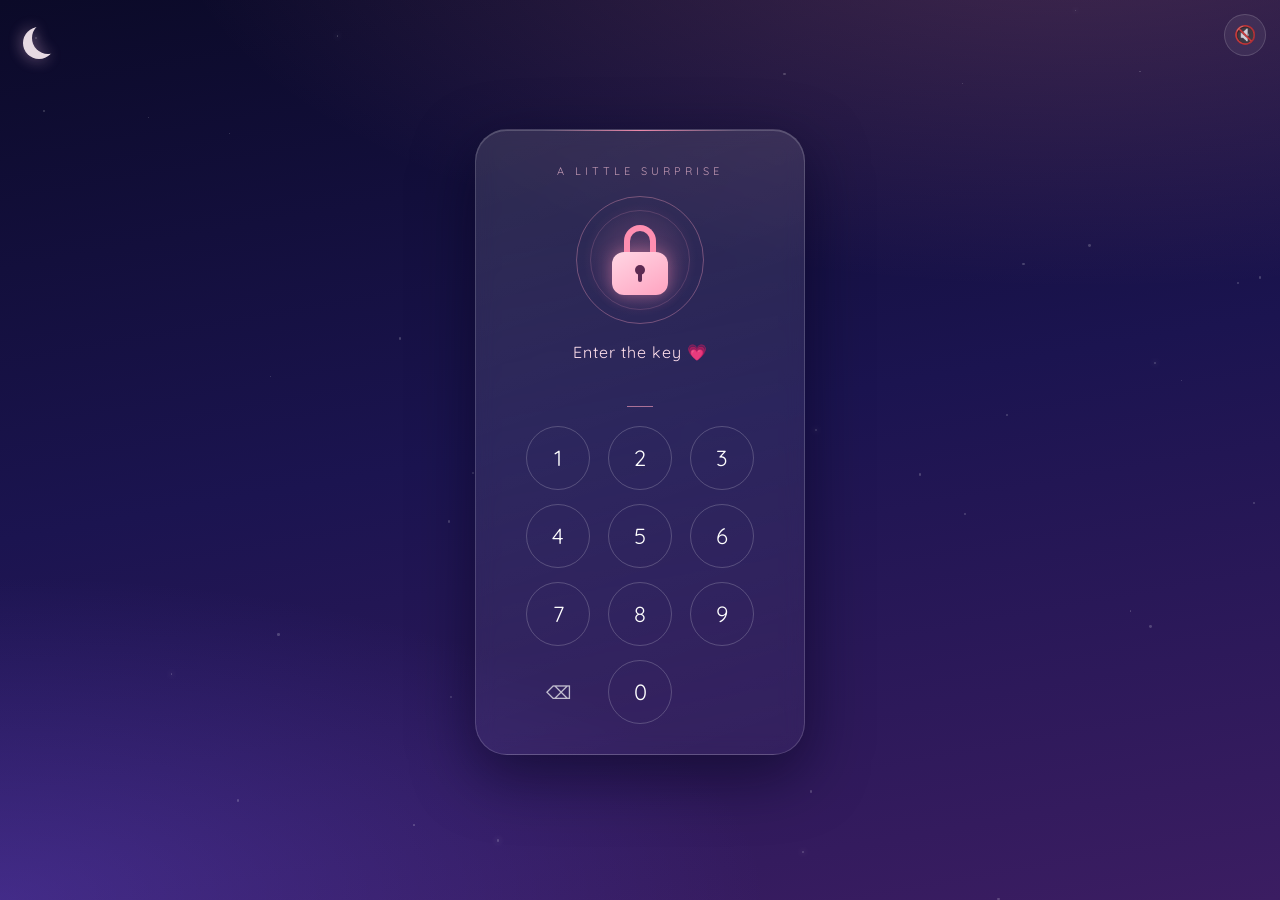
<file: index.html>
<!DOCTYPE html>
<html lang="en">
<head>
<meta charset="UTF-8">
<meta name="viewport" content="width=device-width,initial-scale=1,viewport-fit=cover">
<title>For You 💗</title>
<link href="https://fonts.googleapis.com/css2?family=Dancing+Script:wght@600;700&family=Quicksand:wght@400;600&family=Patrick+Hand&display=swap" rel="stylesheet">
<style>
/* ✏️ CHANGE COLORS HERE */
:root{
  --bg1:#1a1245; --bg2:#3a1c63; --bg3:#0d0b2b;   /* night sky gradient */
  --pink:#ff8fb1;                                /* glow / accent */
  --glass:rgba(255,255,255,.08);
  --glass-border:rgba(255,255,255,.2);
  --paper:#fff6e6; --ink:#5a3a4a;                /* letter paper + ink */
}
*{box-sizing:border-box;margin:0;padding:0;-webkit-tap-highlight-color:transparent}
html,body{height:100%;overflow:hidden}
body{
  font-family:'Quicksand',system-ui,sans-serif;color:#fff;
  background:linear-gradient(160deg,var(--bg3),var(--bg1) 45%,var(--bg2));
}
h1,.script{font-family:'Dancing Script','Brush Script MT',cursive;font-weight:700}

/* ---------- background layers ---------- */
#stars,#hearts{position:fixed;inset:0;pointer-events:none;overflow:hidden}
#stars{z-index:0}#hearts{z-index:1}
.star{position:absolute;background:#fff;border-radius:50%;opacity:.2;
  animation:tw var(--d) ease-in-out infinite alternate}
@keyframes tw{to{opacity:1}}
.heart{position:absolute;bottom:-40px;color:var(--pink);opacity:0;
  text-shadow:0 0 8px var(--pink);animation:rise var(--t) linear forwards}
@keyframes rise{
  0%{opacity:0;transform:translate3d(0,0,0)}
  10%{opacity:.8}
  90%{opacity:.6}
  100%{opacity:0;transform:translate3d(var(--x),-115vh,0)}
}

/* ---------- pages + transitions ---------- */
.page{
  position:fixed;inset:0;z-index:2;display:flex;flex-direction:column;
  align-items:center;justify-content:center;gap:22px;padding:24px;
  padding-top:max(24px,env(safe-area-inset-top));
  opacity:0;visibility:hidden;transform:translateY(24px);
  transition:opacity .7s ease,transform .7s ease,visibility 0s linear .7s;
}
.page.active{
  opacity:1;visibility:visible;transform:none;
  transition:opacity .7s ease .15s,transform .7s ease .15s,visibility 0s;
}
.glass{
  background:var(--glass);border:1px solid var(--glass-border);
  backdrop-filter:blur(8px);-webkit-backdrop-filter:blur(8px);
  border-radius:24px;box-shadow:0 8px 30px rgba(0,0,0,.25);
}
.btn{
  font-family:'Quicksand',sans-serif;font-weight:600;font-size:18px;color:#fff;
  padding:13px 30px;border-radius:999px;border:1px solid var(--glass-border);
  background:rgba(255,143,177,.25);box-shadow:0 0 18px rgba(255,143,177,.45);
  cursor:pointer;opacity:0;visibility:hidden;transform:translateY(10px);
  transition:opacity .8s,transform .8s,visibility 0s .8s;
}
.btn.show{opacity:1;visibility:visible;transform:none;transition:opacity .8s,transform .8s}
.btn:active{transform:scale(.95)}

/* ---------- PAGE 1: lock ---------- */
.hint{font-size:18px;letter-spacing:.5px;color:#ffd6e3}
.lock{position:relative;width:84px;height:104px;margin-top:6px}
.lock::before{content:"";position:absolute;inset:-45px;border-radius:50%;
  background:radial-gradient(circle,rgba(255,143,177,.38),transparent 65%);
  animation:glow 3s ease-in-out infinite alternate}
@keyframes glow{from{opacity:.45}to{opacity:1}}
.shackle{
  position:absolute;left:50%;top:0;width:48px;height:46px;margin-left:-24px;
  border:8px solid var(--pink);border-bottom:0;border-radius:30px 30px 0 0;
  transform-origin:100% 100%;transition:transform .55s cubic-bezier(.3,1.6,.5,1);
}
.lockbody{
  position:absolute;bottom:0;left:0;width:84px;height:64px;border-radius:16px;
  background:linear-gradient(145deg,#ffc2d6,var(--pink));
  box-shadow:0 0 22px rgba(255,143,177,.7);
}
.keyhole{position:absolute;left:50%;top:20px;width:14px;height:14px;margin-left:-7px;
  border-radius:50%;background:#5b2a52}
.keyhole::after{content:"";position:absolute;left:5px;top:10px;width:4px;height:14px;
  border-radius:2px;background:#5b2a52}
.lock.open .shackle{transform:translateY(-14px) rotate(22deg)}
.lock.shake{animation:shake .5s}
@keyframes shake{0%,100%{transform:translateX(0)}20%{transform:translateX(-12px)}
  40%{transform:translateX(12px)}60%{transform:translateX(-8px)}80%{transform:translateX(8px)}}
.burst{position:absolute;left:50%;top:60%;width:20px;height:20px;margin:-10px;border-radius:50%;
  background:radial-gradient(circle,#fff,var(--pink) 40%,transparent 70%);opacity:0;pointer-events:none}
.lock.open .burst{animation:burst .9s ease-out}
@keyframes burst{0%{opacity:.95;transform:scale(1)}100%{opacity:0;transform:scale(14)}}

.dots{display:flex;gap:14px;height:20px;align-items:center}
.dots span{width:14px;height:14px;border-radius:50%;border:2px solid var(--pink);transition:background .2s,border-color .2s}
.dots span.filled{background:var(--pink);box-shadow:0 0 10px var(--pink)}
.dots.bad span{border-color:#ff4d6d}
.dots.bad span.filled{background:#ff4d6d;box-shadow:0 0 10px #ff4d6d}

.keypad{display:grid;grid-template-columns:repeat(3,72px);gap:14px;padding:20px}
.key{
  width:72px;height:72px;border-radius:50%;font-size:26px;font-family:'Quicksand',sans-serif;font-weight:600;
  color:#fff;background:rgba(255,255,255,.1);border:1px solid var(--glass-border);cursor:pointer;
  transition:transform .1s,background .1s;
}
.key:active{transform:scale(.88);background:rgba(255,143,177,.4)}
.key.ghost{visibility:hidden}

.confetti{position:fixed;z-index:9;pointer-events:none;color:var(--pink);
  animation:burstH 1.3s ease-out forwards}
@keyframes burstH{
  0%{opacity:1;transform:translate(0,0) scale(1)}
  100%{opacity:0;transform:translate(var(--dx),var(--dy)) scale(.4)}
}

/* ---------- PAGE 1B: unlock message ---------- */
#unlock h1{
  font-size:clamp(34px,10.5vw,54px);line-height:1.5;text-align:center;color:#fff;
  text-shadow:0 0 18px var(--pink),0 0 40px rgba(255,143,177,.5);
  opacity:0;transform:translateY(16px);transition:opacity 2s ease .6s,transform 2s ease .6s;
}
#unlock.active h1{opacity:1;transform:none}

/* ---------- PAGE 2: letter ---------- */
.stage{display:grid;place-items:center;width:100%}
.stage>*{grid-area:1/1}
.envelope{position:relative;width:260px;height:170px;perspective:800px;
  transition:transform .8s ease,opacity .8s ease}
.envelope.gone{opacity:0;transform:translateY(70px);pointer-events:none}
.env-back{position:absolute;inset:0;border-radius:8px;background:#f2a7bf;box-shadow:0 10px 30px rgba(0,0,0,.35)}
.sheet{position:absolute;left:14px;right:14px;top:12px;bottom:10px;border-radius:4px;
  background:var(--paper);z-index:2;transition:transform .8s ease .5s}
.env-front{position:absolute;inset:0;border-radius:8px;background:#ff9fbd;z-index:3;
  clip-path:polygon(0 0,50% 58%,100% 0,100% 100%,0 100%)}
.flap{position:absolute;left:0;top:0;width:100%;height:62%;background:var(--pink);z-index:4;
  clip-path:polygon(0 0,100% 0,50% 100%);transform-origin:top;
  transition:transform .7s ease,z-index 0s .35s}
.seal{position:absolute;left:50%;top:40%;transform:translate(-50%,-50%);z-index:5;font-size:24px;transition:opacity .3s}
.envelope.open .flap{transform:rotateX(180deg);z-index:1}
.envelope.open .seal{opacity:0}
.envelope.open .sheet{transform:translateY(-70px)}

.paper{
  width:min(90vw,380px);max-height:66dvh;overflow-y:auto;padding:26px 22px;border-radius:6px;
  background:repeating-linear-gradient(transparent 0 31px,rgba(200,150,160,.25) 31px 32px),var(--paper);
  color:var(--ink);box-shadow:0 12px 40px rgba(0,0,0,.45);
  opacity:0;transform:translateY(90px);pointer-events:none;transition:opacity .9s ease,transform .9s ease;
}
.paper.show{opacity:1;transform:none;pointer-events:auto}
.paper h2{font-family:'Dancing Script',cursive;font-weight:700;font-size:32px;color:#c2456f;margin-bottom:12px}
.paper p{font-family:'Patrick Hand','Quicksand',sans-serif;font-size:21px;line-height:32px;
  opacity:0;transform:translateY(8px);transition:opacity 1s ease,transform 1s ease}
.paper p.in{opacity:1;transform:none}

/* ---------- placeholder next page ---------- */
.card{padding:34px 28px;text-align:center;max-width:340px}
.card h1{font-size:28px;margin-bottom:10px;text-shadow:0 0 14px var(--pink)}

/* ---------- music button ---------- */
.music{
  position:fixed;z-index:10;top:max(14px,env(safe-area-inset-top));right:14px;
  width:42px;height:42px;border-radius:50%;font-size:18px;color:#fff;cursor:pointer;
  background:var(--glass);border:1px solid var(--glass-border);opacity:.8;
}
</style>
<link rel="stylesheet" href="elegant.css">
<link href="https://fonts.googleapis.com/css2?family=Playfair+Display:ital,wght@1,500&display=swap" rel="stylesheet">
<link href="https://fonts.googleapis.com/css2?family=Cormorant+Garamond:ital,wght@1,600&display=swap" rel="stylesheet">
</head>
<body>

<div id="stars"></div>
<div id="hearts"></div>

<!-- 🎵 Music toggle (off by default). Set MUSIC_SRC in the script below -->
<button class="music" id="music" aria-label="Toggle music">🔇</button>

<!-- ================= PAGE 1: LOCK ================= -->
<section class="page active" id="lock-page">
  <div class="lock-card">
    <p class="eyebrow">a little surprise</p>
    <div class="lock-halo">
      <div class="lock" id="lock">
        <div class="shackle"></div>
        <div class="lockbody"><span class="keyhole"></span></div>
        <div class="burst"></div>
      </div>
    </div>
    <p class="hint">Enter the key 💗</p>
    <div class="dots" id="dots"></div>
    <div class="keypad" id="keypad"></div>
  </div>
</section>

<!-- ================= PAGE 1B: UNLOCK MESSAGE ================= -->
<section class="page" id="unlock">
  <div class="msg-card">
    <span class="msg-badge">♥</span>
    <p class="msg-eyebrow">for you</p>
    <h1>Advance happiest birthday sweety babyyyyyyyyyy i love you soo much bubduuuuuuyyyyyyuyu i love you the mostestest and you are the closest one for me my everything 🩷</h1>
    <div class="msg-line"></div>
  </div>
  <button class="btn" id="next1">Next 💌</button>
</section>

<!-- ================= PAGE 2: LETTER ================= -->
<section class="page" id="letter">
  <p class="letter-eyebrow">a letter for you</p>
  <div class="stage">
    <div class="envelope" id="envelope">
      <div class="env-back"></div>
      <div class="sheet"></div>
      <div class="env-front"></div>
      <div class="flap"></div>
      <div class="seal">💗</div>
    </div>
    <div class="paper" id="paper">
      <h2 id="dear"></h2>
      <div id="lines"></div>
    </div>
  </div>
  <button class="btn" id="next2">Next 🎁</button>
</section>

<!-- ================= PAGE 3: PLACEHOLDER (copy this block for new pages) ================= -->
<section class="page" id="gift">
  <p class="letter-eyebrow">one last thing</p>
  <div class="giftbox" id="giftbox">
    <div class="gb-light"></div>
    <div class="gb-body"></div>
    <div class="gb-lid"></div>
  </div>
  <p class="gift-tap" id="gifttap">tap to open</p>
  <div class="gift-reveal glass" id="giftreveal">
    <h2 id="gifttitle"></h2>
    <p id="giftmsg"></p>
  </div>
</section>

<script>
/* ✏️ CHANGE THESE */
const PASSCODE = "9";                 // 🔑 the key (digits only; any length works)
const HER_NAME = "chinthana";         // 💌 her name in "Dear ___,"
const MUSIC_SRC = "";                 // 🎵 e.g. "song.mp3" (put the file in this folder)
const LETTER_TEXT = `Hey bubuuuu.

You know what you are the most beautiful decision i have ever made you are my home my peace my love my wifee my happiness.....
I love you soo much bubduuuuuu ❤️ 

Forever yours 💗`;
// ↑ 💌 LETTER TEXT: replace between the backticks. Each new line = one fading line.
//    Example:
//    i love youu
//    (new line here for a new paragraph)

/* ---------- page switching: showPage('id') ---------- */
const hooks = { unlock: startUnlock, letter: startLetter };
function showPage(id){
  document.querySelectorAll('.page').forEach(p => p.classList.toggle('active', p.id === id));
  setHeartRate(id === 'unlock' ? 250 : 900);
  if (hooks[id]) hooks[id]();
}
// To add a page: add <section class="page" id="photos">…</section>
// then call showPage('photos') from a button. Optional start code: hooks.photos = fn;

/* ---------- twinkling stars ---------- */
(function(){
  const box = document.getElementById('stars');
  for (let i = 0; i < 45; i++){
    const s = document.createElement('div'), z = 1 + Math.random() * 2;
    s.className = 'star';
    s.style.cssText = `left:${Math.random()*100}%;top:${Math.random()*100}%;width:${z}px;height:${z}px;` +
      `--d:${2 + Math.random()*3}s;animation-delay:-${Math.random()*4}s`;
    box.appendChild(s);
  }
})();

/* ---------- floating hearts ---------- */
const heartBox = document.getElementById('hearts');
function spawnHeart(){
  if (document.hidden || heartBox.children.length > 25) return;
  const h = document.createElement('span');
  h.className = 'heart'; h.textContent = '♥';
  h.style.cssText = `left:${Math.random()*100}%;font-size:${10 + Math.random()*16}px;` +
    `--t:${6 + Math.random()*5}s;--x:${(Math.random()-.5)*60}px`;
  h.addEventListener('animationend', () => h.remove());
  heartBox.appendChild(h);
}
let heartTimer;
function setHeartRate(ms){ clearInterval(heartTimer); heartTimer = setInterval(spawnHeart, ms); }
setHeartRate(900);

/* ---------- keypad + lock logic ---------- */
const lock = document.getElementById('lock');
const dotsEl = document.getElementById('dots');
const keypad = document.getElementById('keypad');
let entered = '', busy = false;

for (let i = 0; i < PASSCODE.length; i++) dotsEl.appendChild(document.createElement('span'));
['1','2','3','4','5','6','7','8','9','del','0','x'].forEach(k => {
  const b = document.createElement('button');
  b.className = 'key' + (k === 'x' ? ' ghost' : '');
  b.textContent = k === 'del' ? '⌫' : (k === 'x' ? '' : k);
  b.dataset.k = k;
  keypad.appendChild(b);
});
keypad.addEventListener('click', e => {
  const k = e.target.dataset && e.target.dataset.k;
  if (k && k !== 'x') press(k);
});
function renderDots(){
  [...dotsEl.children].forEach((d, i) => d.classList.toggle('filled', i < entered.length));
}
function press(k){
  if (busy) return;
  if (navigator.vibrate) navigator.vibrate(10);
  if (k === 'del') entered = entered.slice(0, -1);
  else if (entered.length < PASSCODE.length) entered += k;
  renderDots();
  if (entered.length === PASSCODE.length) check();
}
function check(){
  busy = true;
  if (entered === PASSCODE){
    lock.classList.add('open');
    heartConfetti();
    setTimeout(() => showPage('unlock'), 1900);
  } else {
    lock.classList.add('shake');
    dotsEl.classList.add('bad');
    setTimeout(() => {
      lock.classList.remove('shake'); dotsEl.classList.remove('bad');
      entered = ''; renderDots(); busy = false;
    }, 700);
  }
}
function heartConfetti(){
  const r = lock.getBoundingClientRect();
  const cx = r.left + r.width/2, cy = r.top + r.height/2;
  for (let i = 0; i < 22; i++){
    const h = document.createElement('span');
    const a = Math.random() * Math.PI * 2, d = 70 + Math.random() * 130;
    h.className = 'confetti'; h.textContent = Math.random() > .5 ? '♥' : '💗';
    h.style.cssText = `left:${cx}px;top:${cy}px;font-size:${12 + Math.random()*14}px;` +
      `--dx:${Math.cos(a)*d}px;--dy:${Math.sin(a)*d - 30}px`;
    h.addEventListener('animationend', () => h.remove());
    document.body.appendChild(h);
  }
}

/* ---------- page 1B: unlock message ---------- */
function startUnlock(){
  const b = document.getElementById('next1');
  b.classList.remove('show');
  setTimeout(() => b.classList.add('show'), 0);   // button appears after ~3s
}
document.getElementById('next1').onclick = () => showPage('letter');

/* ---------- page 2: letter ---------- */
let letterStarted = false;
function startLetter(){
  if (letterStarted) return;
  letterStarted = true;
  const env = document.getElementById('envelope'), paper = document.getElementById('paper');
  document.getElementById('dear').textContent = `Dear ${HER_NAME},`;
  const box = document.getElementById('lines');
  const lines = LETTER_TEXT.split('\n').map(s => s.trim()).filter(Boolean);
  lines.forEach(t => { const p = document.createElement('p'); p.textContent = t; box.appendChild(p); });

  setTimeout(() => env.classList.add('open'), 900);          // flap opens
  setTimeout(() => env.classList.add('gone'), 2300);         // envelope drops away
  setTimeout(() => paper.classList.add('show'), 2500);       // paper slides up
  [...box.children].forEach((p, i) => setTimeout(() => p.classList.add('in'), 3400 + i * 1200));
  setTimeout(() => document.getElementById('next2').classList.add('show'), 3400 + lines.length * 1200 + 600);
}
document.getElementById('next2').onclick = () => showPage('gift');

/* ---------- music toggle (off by default) ---------- */
const musicBtn = document.getElementById('music');
let audio = null, musicOn = false;
musicBtn.onclick = () => {
  musicOn = !musicOn;
  musicBtn.textContent = musicOn ? '🎵' : '🔇';
  if (!MUSIC_SRC) return;                                    // placeholder until you set MUSIC_SRC
  if (!audio){ audio = new Audio(MUSIC_SRC); audio.loop = true; audio.volume = .5; }
  musicOn ? audio.play().catch(() => {}) : audio.pause();
};
</script>
<script src="fx.js"></script>
<script src="scroll.js"></script>
<script src="gift.js?v=3"></script>
<script src="letter.js?v=2"></script>
</body>
</html>
</file>
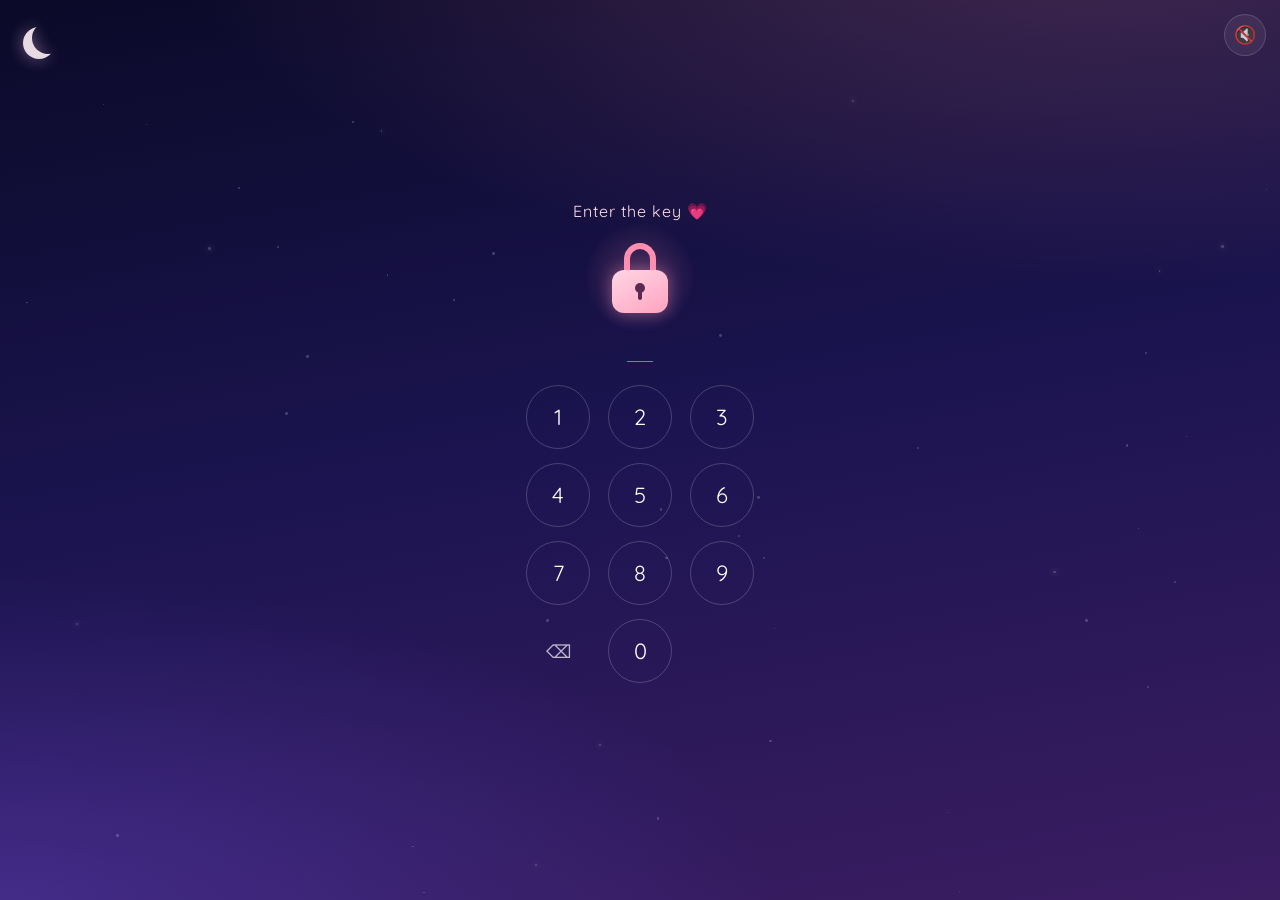
<file: index.bak.html>
<!DOCTYPE html>
<html lang="en">
<head>
<meta charset="UTF-8">
<meta name="viewport" content="width=device-width,initial-scale=1,viewport-fit=cover">
<title>For You 💗</title>
<link href="https://fonts.googleapis.com/css2?family=Dancing+Script:wght@600;700&family=Quicksand:wght@400;600&family=Patrick+Hand&display=swap" rel="stylesheet">
<style>
/* ✏️ CHANGE COLORS HERE */
:root{
  --bg1:#1a1245; --bg2:#3a1c63; --bg3:#0d0b2b;   /* night sky gradient */
  --pink:#ff8fb1;                                /* glow / accent */
  --glass:rgba(255,255,255,.08);
  --glass-border:rgba(255,255,255,.2);
  --paper:#fff6e6; --ink:#5a3a4a;                /* letter paper + ink */
}
*{box-sizing:border-box;margin:0;padding:0;-webkit-tap-highlight-color:transparent}
html,body{height:100%;overflow:hidden}
body{
  font-family:'Quicksand',system-ui,sans-serif;color:#fff;
  background:linear-gradient(160deg,var(--bg3),var(--bg1) 45%,var(--bg2));
}
h1,.script{font-family:'Dancing Script','Brush Script MT',cursive;font-weight:700}

/* ---------- background layers ---------- */
#stars,#hearts{position:fixed;inset:0;pointer-events:none;overflow:hidden}
#stars{z-index:0}#hearts{z-index:1}
.star{position:absolute;background:#fff;border-radius:50%;opacity:.2;
  animation:tw var(--d) ease-in-out infinite alternate}
@keyframes tw{to{opacity:1}}
.heart{position:absolute;bottom:-40px;color:var(--pink);opacity:0;
  text-shadow:0 0 8px var(--pink);animation:rise var(--t) linear forwards}
@keyframes rise{
  0%{opacity:0;transform:translate3d(0,0,0)}
  10%{opacity:.8}
  90%{opacity:.6}
  100%{opacity:0;transform:translate3d(var(--x),-115vh,0)}
}

/* ---------- pages + transitions ---------- */
.page{
  position:fixed;inset:0;z-index:2;display:flex;flex-direction:column;
  align-items:center;justify-content:center;gap:22px;padding:24px;
  padding-top:max(24px,env(safe-area-inset-top));
  opacity:0;visibility:hidden;transform:translateY(24px);
  transition:opacity .7s ease,transform .7s ease,visibility 0s linear .7s;
}
.page.active{
  opacity:1;visibility:visible;transform:none;
  transition:opacity .7s ease .15s,transform .7s ease .15s,visibility 0s;
}
.glass{
  background:var(--glass);border:1px solid var(--glass-border);
  backdrop-filter:blur(8px);-webkit-backdrop-filter:blur(8px);
  border-radius:24px;box-shadow:0 8px 30px rgba(0,0,0,.25);
}
.btn{
  font-family:'Quicksand',sans-serif;font-weight:600;font-size:18px;color:#fff;
  padding:13px 30px;border-radius:999px;border:1px solid var(--glass-border);
  background:rgba(255,143,177,.25);box-shadow:0 0 18px rgba(255,143,177,.45);
  cursor:pointer;opacity:0;visibility:hidden;transform:translateY(10px);
  transition:opacity .8s,transform .8s,visibility 0s .8s;
}
.btn.show{opacity:1;visibility:visible;transform:none;transition:opacity .8s,transform .8s}
.btn:active{transform:scale(.95)}

/* ---------- PAGE 1: lock ---------- */
.hint{font-size:18px;letter-spacing:.5px;color:#ffd6e3}
.lock{position:relative;width:84px;height:104px;margin-top:6px}
.lock::before{content:"";position:absolute;inset:-45px;border-radius:50%;
  background:radial-gradient(circle,rgba(255,143,177,.38),transparent 65%);
  animation:glow 3s ease-in-out infinite alternate}
@keyframes glow{from{opacity:.45}to{opacity:1}}
.shackle{
  position:absolute;left:50%;top:0;width:48px;height:46px;margin-left:-24px;
  border:8px solid var(--pink);border-bottom:0;border-radius:30px 30px 0 0;
  transform-origin:100% 100%;transition:transform .55s cubic-bezier(.3,1.6,.5,1);
}
.lockbody{
  position:absolute;bottom:0;left:0;width:84px;height:64px;border-radius:16px;
  background:linear-gradient(145deg,#ffc2d6,var(--pink));
  box-shadow:0 0 22px rgba(255,143,177,.7);
}
.keyhole{position:absolute;left:50%;top:20px;width:14px;height:14px;margin-left:-7px;
  border-radius:50%;background:#5b2a52}
.keyhole::after{content:"";position:absolute;left:5px;top:10px;width:4px;height:14px;
  border-radius:2px;background:#5b2a52}
.lock.open .shackle{transform:translateY(-14px) rotate(22deg)}
.lock.shake{animation:shake .5s}
@keyframes shake{0%,100%{transform:translateX(0)}20%{transform:translateX(-12px)}
  40%{transform:translateX(12px)}60%{transform:translateX(-8px)}80%{transform:translateX(8px)}}
.burst{position:absolute;left:50%;top:60%;width:20px;height:20px;margin:-10px;border-radius:50%;
  background:radial-gradient(circle,#fff,var(--pink) 40%,transparent 70%);opacity:0;pointer-events:none}
.lock.open .burst{animation:burst .9s ease-out}
@keyframes burst{0%{opacity:.95;transform:scale(1)}100%{opacity:0;transform:scale(14)}}

.dots{display:flex;gap:14px;height:20px;align-items:center}
.dots span{width:14px;height:14px;border-radius:50%;border:2px solid var(--pink);transition:background .2s,border-color .2s}
.dots span.filled{background:var(--pink);box-shadow:0 0 10px var(--pink)}
.dots.bad span{border-color:#ff4d6d}
.dots.bad span.filled{background:#ff4d6d;box-shadow:0 0 10px #ff4d6d}

.keypad{display:grid;grid-template-columns:repeat(3,72px);gap:14px;padding:20px}
.key{
  width:72px;height:72px;border-radius:50%;font-size:26px;font-family:'Quicksand',sans-serif;font-weight:600;
  color:#fff;background:rgba(255,255,255,.1);border:1px solid var(--glass-border);cursor:pointer;
  transition:transform .1s,background .1s;
}
.key:active{transform:scale(.88);background:rgba(255,143,177,.4)}
.key.ghost{visibility:hidden}

.confetti{position:fixed;z-index:9;pointer-events:none;color:var(--pink);
  animation:burstH 1.3s ease-out forwards}
@keyframes burstH{
  0%{opacity:1;transform:translate(0,0) scale(1)}
  100%{opacity:0;transform:translate(var(--dx),var(--dy)) scale(.4)}
}

/* ---------- PAGE 1B: unlock message ---------- */
#unlock h1{
  font-size:clamp(34px,10.5vw,54px);line-height:1.5;text-align:center;color:#fff;
  text-shadow:0 0 18px var(--pink),0 0 40px rgba(255,143,177,.5);
  opacity:0;transform:translateY(16px);transition:opacity 2s ease .6s,transform 2s ease .6s;
}
#unlock.active h1{opacity:1;transform:none}

/* ---------- PAGE 2: letter ---------- */
.stage{display:grid;place-items:center;width:100%}
.stage>*{grid-area:1/1}
.envelope{position:relative;width:260px;height:170px;perspective:800px;
  transition:transform .8s ease,opacity .8s ease}
.envelope.gone{opacity:0;transform:translateY(70px);pointer-events:none}
.env-back{position:absolute;inset:0;border-radius:8px;background:#f2a7bf;box-shadow:0 10px 30px rgba(0,0,0,.35)}
.sheet{position:absolute;left:14px;right:14px;top:12px;bottom:10px;border-radius:4px;
  background:var(--paper);z-index:2;transition:transform .8s ease .5s}
.env-front{position:absolute;inset:0;border-radius:8px;background:#ff9fbd;z-index:3;
  clip-path:polygon(0 0,50% 58%,100% 0,100% 100%,0 100%)}
.flap{position:absolute;left:0;top:0;width:100%;height:62%;background:var(--pink);z-index:4;
  clip-path:polygon(0 0,100% 0,50% 100%);transform-origin:top;
  transition:transform .7s ease,z-index 0s .35s}
.seal{position:absolute;left:50%;top:40%;transform:translate(-50%,-50%);z-index:5;font-size:24px;transition:opacity .3s}
.envelope.open .flap{transform:rotateX(180deg);z-index:1}
.envelope.open .seal{opacity:0}
.envelope.open .sheet{transform:translateY(-70px)}

.paper{
  width:min(90vw,380px);max-height:66dvh;overflow-y:auto;padding:26px 22px;border-radius:6px;
  background:repeating-linear-gradient(transparent 0 31px,rgba(200,150,160,.25) 31px 32px),var(--paper);
  color:var(--ink);box-shadow:0 12px 40px rgba(0,0,0,.45);
  opacity:0;transform:translateY(90px);pointer-events:none;transition:opacity .9s ease,transform .9s ease;
}
.paper.show{opacity:1;transform:none;pointer-events:auto}
.paper h2{font-family:'Dancing Script',cursive;font-weight:700;font-size:32px;color:#c2456f;margin-bottom:12px}
.paper p{font-family:'Patrick Hand','Quicksand',sans-serif;font-size:21px;line-height:32px;
  opacity:0;transform:translateY(8px);transition:opacity 1s ease,transform 1s ease}
.paper p.in{opacity:1;transform:none}

/* ---------- placeholder next page ---------- */
.card{padding:34px 28px;text-align:center;max-width:340px}
.card h1{font-size:28px;margin-bottom:10px;text-shadow:0 0 14px var(--pink)}

/* ---------- music button ---------- */
.music{
  position:fixed;z-index:10;top:max(14px,env(safe-area-inset-top));right:14px;
  width:42px;height:42px;border-radius:50%;font-size:18px;color:#fff;cursor:pointer;
  background:var(--glass);border:1px solid var(--glass-border);opacity:.8;
}
</style>
<link rel="stylesheet" href="elegant.css">
</head>
<body>

<div id="stars"></div>
<div id="hearts"></div>

<!-- 🎵 Music toggle (off by default). Set MUSIC_SRC in the script below -->
<button class="music" id="music" aria-label="Toggle music">🔇</button>

<!-- ================= PAGE 1: LOCK ================= -->
<section class="page active" id="lock-page">
  <p class="hint">Enter the key 💗</p>
  <div class="lock" id="lock">
    <div class="shackle"></div>
    <div class="lockbody"><span class="keyhole"></span></div>
    <div class="burst"></div>
  </div>
  <div class="dots" id="dots"></div>
  <div class="keypad glass" id="keypad"></div>
</section>

<!-- ================= PAGE 1B: UNLOCK MESSAGE ================= -->
<section class="page" id="unlock">
  <h1>Advance happiest birthday my bubyyyyyyyyyyyy 🩷</h1>
  <button class="btn" id="next1">Next 💌</button>
</section>

<!-- ================= PAGE 2: LETTER ================= -->
<section class="page" id="letter">
  <div class="stage">
    <div class="envelope" id="envelope">
      <div class="env-back"></div>
      <div class="sheet"></div>
      <div class="env-front"></div>
      <div class="flap"></div>
      <div class="seal">💗</div>
    </div>
    <div class="paper" id="paper">
      <h2 id="dear"></h2>
      <div id="lines"></div>
    </div>
  </div>
  <button class="btn" id="next2">Next 🎁</button>
</section>

<!-- ================= PAGE 3: PLACEHOLDER (copy this block for new pages) ================= -->
<section class="page" id="gift">
  <div class="glass card">
    <h1 class="script">Next surprise 🎁</h1>
    <p>Coming soon...</p>
  </div>
</section>

<script>
/* ✏️ CHANGE THESE */
const PASSCODE = "9";                 // 🔑 the key (digits only; any length works)
const HER_NAME = "chinthana";         // 💌 her name in "Dear ___,"
const MUSIC_SRC = "";                 // 🎵 e.g. "song.mp3" (put the file in this folder)
const LETTER_TEXT = `Letter content will be added here.`;
// ↑ 💌 LETTER TEXT: replace between the backticks. Each new line = one fading line.
//    Example:
//    i love youu
//    (new line here for a new paragraph)

/* ---------- page switching: showPage('id') ---------- */
const hooks = { unlock: startUnlock, letter: startLetter };
function showPage(id){
  document.querySelectorAll('.page').forEach(p => p.classList.toggle('active', p.id === id));
  setHeartRate(id === 'unlock' ? 250 : 900);
  if (hooks[id]) hooks[id]();
}
// To add a page: add <section class="page" id="photos">…</section>
// then call showPage('photos') from a button. Optional start code: hooks.photos = fn;

/* ---------- twinkling stars ---------- */
(function(){
  const box = document.getElementById('stars');
  for (let i = 0; i < 45; i++){
    const s = document.createElement('div'), z = 1 + Math.random() * 2;
    s.className = 'star';
    s.style.cssText = `left:${Math.random()*100}%;top:${Math.random()*100}%;width:${z}px;height:${z}px;` +
      `--d:${2 + Math.random()*3}s;animation-delay:-${Math.random()*4}s`;
    box.appendChild(s);
  }
})();

/* ---------- floating hearts ---------- */
const heartBox = document.getElementById('hearts');
function spawnHeart(){
  if (document.hidden || heartBox.children.length > 25) return;
  const h = document.createElement('span');
  h.className = 'heart'; h.textContent = '♥';
  h.style.cssText = `left:${Math.random()*100}%;font-size:${10 + Math.random()*16}px;` +
    `--t:${6 + Math.random()*5}s;--x:${(Math.random()-.5)*60}px`;
  h.addEventListener('animationend', () => h.remove());
  heartBox.appendChild(h);
}
let heartTimer;
function setHeartRate(ms){ clearInterval(heartTimer); heartTimer = setInterval(spawnHeart, ms); }
setHeartRate(900);

/* ---------- keypad + lock logic ---------- */
const lock = document.getElementById('lock');
const dotsEl = document.getElementById('dots');
const keypad = document.getElementById('keypad');
let entered = '', busy = false;

for (let i = 0; i < PASSCODE.length; i++) dotsEl.appendChild(document.createElement('span'));
['1','2','3','4','5','6','7','8','9','del','0','x'].forEach(k => {
  const b = document.createElement('button');
  b.className = 'key' + (k === 'x' ? ' ghost' : '');
  b.textContent = k === 'del' ? '⌫' : (k === 'x' ? '' : k);
  b.dataset.k = k;
  keypad.appendChild(b);
});
keypad.addEventListener('click', e => {
  const k = e.target.dataset && e.target.dataset.k;
  if (k && k !== 'x') press(k);
});
function renderDots(){
  [...dotsEl.children].forEach((d, i) => d.classList.toggle('filled', i < entered.length));
}
function press(k){
  if (busy) return;
  if (navigator.vibrate) navigator.vibrate(10);
  if (k === 'del') entered = entered.slice(0, -1);
  else if (entered.length < PASSCODE.length) entered += k;
  renderDots();
  if (entered.length === PASSCODE.length) check();
}
function check(){
  busy = true;
  if (entered === PASSCODE){
    lock.classList.add('open');
    heartConfetti();
    setTimeout(() => showPage('unlock'), 1900);
  } else {
    lock.classList.add('shake');
    dotsEl.classList.add('bad');
    setTimeout(() => {
      lock.classList.remove('shake'); dotsEl.classList.remove('bad');
      entered = ''; renderDots(); busy = false;
    }, 700);
  }
}
function heartConfetti(){
  const r = lock.getBoundingClientRect();
  const cx = r.left + r.width/2, cy = r.top + r.height/2;
  for (let i = 0; i < 22; i++){
    const h = document.createElement('span');
    const a = Math.random() * Math.PI * 2, d = 70 + Math.random() * 130;
    h.className = 'confetti'; h.textContent = Math.random() > .5 ? '♥' : '💗';
    h.style.cssText = `left:${cx}px;top:${cy}px;font-size:${12 + Math.random()*14}px;` +
      `--dx:${Math.cos(a)*d}px;--dy:${Math.sin(a)*d - 30}px`;
    h.addEventListener('animationend', () => h.remove());
    document.body.appendChild(h);
  }
}

/* ---------- page 1B: unlock message ---------- */
function startUnlock(){
  const b = document.getElementById('next1');
  b.classList.remove('show');
  setTimeout(() => b.classList.add('show'), 3000);   // button appears after ~3s
}
document.getElementById('next1').onclick = () => showPage('letter');

/* ---------- page 2: letter ---------- */
let letterStarted = false;
function startLetter(){
  if (letterStarted) return;
  letterStarted = true;
  const env = document.getElementById('envelope'), paper = document.getElementById('paper');
  document.getElementById('dear').textContent = `Dear ${HER_NAME},`;
  const box = document.getElementById('lines');
  const lines = LETTER_TEXT.split('\n').map(s => s.trim()).filter(Boolean);
  lines.forEach(t => { const p = document.createElement('p'); p.textContent = t; box.appendChild(p); });

  setTimeout(() => env.classList.add('open'), 900);          // flap opens
  setTimeout(() => env.classList.add('gone'), 2300);         // envelope drops away
  setTimeout(() => paper.classList.add('show'), 2500);       // paper slides up
  [...box.children].forEach((p, i) => setTimeout(() => p.classList.add('in'), 3400 + i * 1200));
  setTimeout(() => document.getElementById('next2').classList.add('show'), 3400 + lines.length * 1200 + 600);
}
document.getElementById('next2').onclick = () => showPage('gift');

/* ---------- music toggle (off by default) ---------- */
const musicBtn = document.getElementById('music');
let audio = null, musicOn = false;
musicBtn.onclick = () => {
  musicOn = !musicOn;
  musicBtn.textContent = musicOn ? '🎵' : '🔇';
  if (!MUSIC_SRC) return;                                    // placeholder until you set MUSIC_SRC
  if (!audio){ audio = new Audio(MUSIC_SRC); audio.loop = true; audio.volume = .5; }
  musicOn ? audio.play().catch(() => {}) : audio.pause();
};
</script>
</body>
</html>
</file>
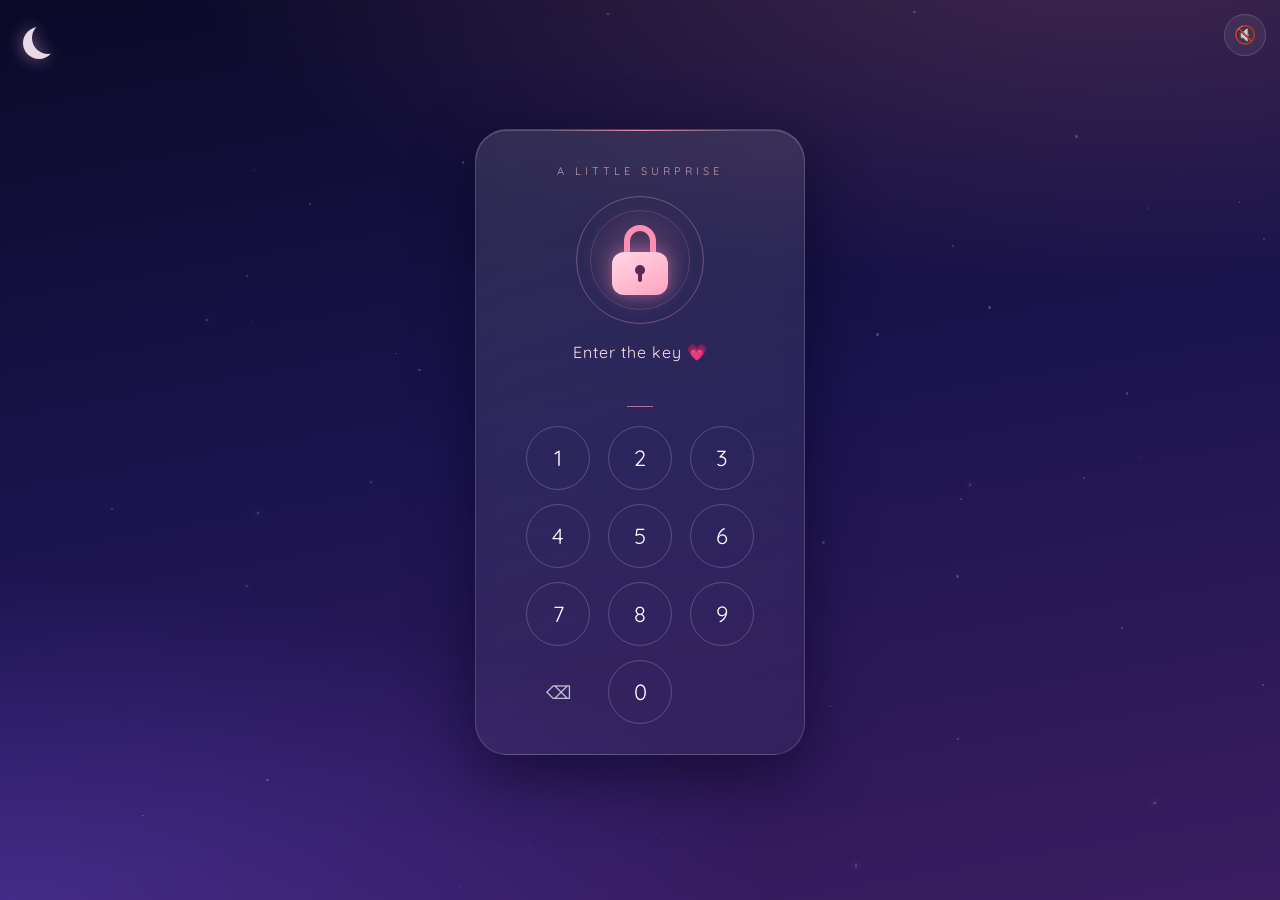
<file: index.bak2.html>
<!DOCTYPE html>
<html lang="en">
<head>
<meta charset="UTF-8">
<meta name="viewport" content="width=device-width,initial-scale=1,viewport-fit=cover">
<title>For You 💗</title>
<link href="https://fonts.googleapis.com/css2?family=Dancing+Script:wght@600;700&family=Quicksand:wght@400;600&family=Patrick+Hand&display=swap" rel="stylesheet">
<style>
/* ✏️ CHANGE COLORS HERE */
:root{
  --bg1:#1a1245; --bg2:#3a1c63; --bg3:#0d0b2b;   /* night sky gradient */
  --pink:#ff8fb1;                                /* glow / accent */
  --glass:rgba(255,255,255,.08);
  --glass-border:rgba(255,255,255,.2);
  --paper:#fff6e6; --ink:#5a3a4a;                /* letter paper + ink */
}
*{box-sizing:border-box;margin:0;padding:0;-webkit-tap-highlight-color:transparent}
html,body{height:100%;overflow:hidden}
body{
  font-family:'Quicksand',system-ui,sans-serif;color:#fff;
  background:linear-gradient(160deg,var(--bg3),var(--bg1) 45%,var(--bg2));
}
h1,.script{font-family:'Dancing Script','Brush Script MT',cursive;font-weight:700}

/* ---------- background layers ---------- */
#stars,#hearts{position:fixed;inset:0;pointer-events:none;overflow:hidden}
#stars{z-index:0}#hearts{z-index:1}
.star{position:absolute;background:#fff;border-radius:50%;opacity:.2;
  animation:tw var(--d) ease-in-out infinite alternate}
@keyframes tw{to{opacity:1}}
.heart{position:absolute;bottom:-40px;color:var(--pink);opacity:0;
  text-shadow:0 0 8px var(--pink);animation:rise var(--t) linear forwards}
@keyframes rise{
  0%{opacity:0;transform:translate3d(0,0,0)}
  10%{opacity:.8}
  90%{opacity:.6}
  100%{opacity:0;transform:translate3d(var(--x),-115vh,0)}
}

/* ---------- pages + transitions ---------- */
.page{
  position:fixed;inset:0;z-index:2;display:flex;flex-direction:column;
  align-items:center;justify-content:center;gap:22px;padding:24px;
  padding-top:max(24px,env(safe-area-inset-top));
  opacity:0;visibility:hidden;transform:translateY(24px);
  transition:opacity .7s ease,transform .7s ease,visibility 0s linear .7s;
}
.page.active{
  opacity:1;visibility:visible;transform:none;
  transition:opacity .7s ease .15s,transform .7s ease .15s,visibility 0s;
}
.glass{
  background:var(--glass);border:1px solid var(--glass-border);
  backdrop-filter:blur(8px);-webkit-backdrop-filter:blur(8px);
  border-radius:24px;box-shadow:0 8px 30px rgba(0,0,0,.25);
}
.btn{
  font-family:'Quicksand',sans-serif;font-weight:600;font-size:18px;color:#fff;
  padding:13px 30px;border-radius:999px;border:1px solid var(--glass-border);
  background:rgba(255,143,177,.25);box-shadow:0 0 18px rgba(255,143,177,.45);
  cursor:pointer;opacity:0;visibility:hidden;transform:translateY(10px);
  transition:opacity .8s,transform .8s,visibility 0s .8s;
}
.btn.show{opacity:1;visibility:visible;transform:none;transition:opacity .8s,transform .8s}
.btn:active{transform:scale(.95)}

/* ---------- PAGE 1: lock ---------- */
.hint{font-size:18px;letter-spacing:.5px;color:#ffd6e3}
.lock{position:relative;width:84px;height:104px;margin-top:6px}
.lock::before{content:"";position:absolute;inset:-45px;border-radius:50%;
  background:radial-gradient(circle,rgba(255,143,177,.38),transparent 65%);
  animation:glow 3s ease-in-out infinite alternate}
@keyframes glow{from{opacity:.45}to{opacity:1}}
.shackle{
  position:absolute;left:50%;top:0;width:48px;height:46px;margin-left:-24px;
  border:8px solid var(--pink);border-bottom:0;border-radius:30px 30px 0 0;
  transform-origin:100% 100%;transition:transform .55s cubic-bezier(.3,1.6,.5,1);
}
.lockbody{
  position:absolute;bottom:0;left:0;width:84px;height:64px;border-radius:16px;
  background:linear-gradient(145deg,#ffc2d6,var(--pink));
  box-shadow:0 0 22px rgba(255,143,177,.7);
}
.keyhole{position:absolute;left:50%;top:20px;width:14px;height:14px;margin-left:-7px;
  border-radius:50%;background:#5b2a52}
.keyhole::after{content:"";position:absolute;left:5px;top:10px;width:4px;height:14px;
  border-radius:2px;background:#5b2a52}
.lock.open .shackle{transform:translateY(-14px) rotate(22deg)}
.lock.shake{animation:shake .5s}
@keyframes shake{0%,100%{transform:translateX(0)}20%{transform:translateX(-12px)}
  40%{transform:translateX(12px)}60%{transform:translateX(-8px)}80%{transform:translateX(8px)}}
.burst{position:absolute;left:50%;top:60%;width:20px;height:20px;margin:-10px;border-radius:50%;
  background:radial-gradient(circle,#fff,var(--pink) 40%,transparent 70%);opacity:0;pointer-events:none}
.lock.open .burst{animation:burst .9s ease-out}
@keyframes burst{0%{opacity:.95;transform:scale(1)}100%{opacity:0;transform:scale(14)}}

.dots{display:flex;gap:14px;height:20px;align-items:center}
.dots span{width:14px;height:14px;border-radius:50%;border:2px solid var(--pink);transition:background .2s,border-color .2s}
.dots span.filled{background:var(--pink);box-shadow:0 0 10px var(--pink)}
.dots.bad span{border-color:#ff4d6d}
.dots.bad span.filled{background:#ff4d6d;box-shadow:0 0 10px #ff4d6d}

.keypad{display:grid;grid-template-columns:repeat(3,72px);gap:14px;padding:20px}
.key{
  width:72px;height:72px;border-radius:50%;font-size:26px;font-family:'Quicksand',sans-serif;font-weight:600;
  color:#fff;background:rgba(255,255,255,.1);border:1px solid var(--glass-border);cursor:pointer;
  transition:transform .1s,background .1s;
}
.key:active{transform:scale(.88);background:rgba(255,143,177,.4)}
.key.ghost{visibility:hidden}

.confetti{position:fixed;z-index:9;pointer-events:none;color:var(--pink);
  animation:burstH 1.3s ease-out forwards}
@keyframes burstH{
  0%{opacity:1;transform:translate(0,0) scale(1)}
  100%{opacity:0;transform:translate(var(--dx),var(--dy)) scale(.4)}
}

/* ---------- PAGE 1B: unlock message ---------- */
#unlock h1{
  font-size:clamp(34px,10.5vw,54px);line-height:1.5;text-align:center;color:#fff;
  text-shadow:0 0 18px var(--pink),0 0 40px rgba(255,143,177,.5);
  opacity:0;transform:translateY(16px);transition:opacity 2s ease .6s,transform 2s ease .6s;
}
#unlock.active h1{opacity:1;transform:none}

/* ---------- PAGE 2: letter ---------- */
.stage{display:grid;place-items:center;width:100%}
.stage>*{grid-area:1/1}
.envelope{position:relative;width:260px;height:170px;perspective:800px;
  transition:transform .8s ease,opacity .8s ease}
.envelope.gone{opacity:0;transform:translateY(70px);pointer-events:none}
.env-back{position:absolute;inset:0;border-radius:8px;background:#f2a7bf;box-shadow:0 10px 30px rgba(0,0,0,.35)}
.sheet{position:absolute;left:14px;right:14px;top:12px;bottom:10px;border-radius:4px;
  background:var(--paper);z-index:2;transition:transform .8s ease .5s}
.env-front{position:absolute;inset:0;border-radius:8px;background:#ff9fbd;z-index:3;
  clip-path:polygon(0 0,50% 58%,100% 0,100% 100%,0 100%)}
.flap{position:absolute;left:0;top:0;width:100%;height:62%;background:var(--pink);z-index:4;
  clip-path:polygon(0 0,100% 0,50% 100%);transform-origin:top;
  transition:transform .7s ease,z-index 0s .35s}
.seal{position:absolute;left:50%;top:40%;transform:translate(-50%,-50%);z-index:5;font-size:24px;transition:opacity .3s}
.envelope.open .flap{transform:rotateX(180deg);z-index:1}
.envelope.open .seal{opacity:0}
.envelope.open .sheet{transform:translateY(-70px)}

.paper{
  width:min(90vw,380px);max-height:66dvh;overflow-y:auto;padding:26px 22px;border-radius:6px;
  background:repeating-linear-gradient(transparent 0 31px,rgba(200,150,160,.25) 31px 32px),var(--paper);
  color:var(--ink);box-shadow:0 12px 40px rgba(0,0,0,.45);
  opacity:0;transform:translateY(90px);pointer-events:none;transition:opacity .9s ease,transform .9s ease;
}
.paper.show{opacity:1;transform:none;pointer-events:auto}
.paper h2{font-family:'Dancing Script',cursive;font-weight:700;font-size:32px;color:#c2456f;margin-bottom:12px}
.paper p{font-family:'Patrick Hand','Quicksand',sans-serif;font-size:21px;line-height:32px;
  opacity:0;transform:translateY(8px);transition:opacity 1s ease,transform 1s ease}
.paper p.in{opacity:1;transform:none}

/* ---------- placeholder next page ---------- */
.card{padding:34px 28px;text-align:center;max-width:340px}
.card h1{font-size:28px;margin-bottom:10px;text-shadow:0 0 14px var(--pink)}

/* ---------- music button ---------- */
.music{
  position:fixed;z-index:10;top:max(14px,env(safe-area-inset-top));right:14px;
  width:42px;height:42px;border-radius:50%;font-size:18px;color:#fff;cursor:pointer;
  background:var(--glass);border:1px solid var(--glass-border);opacity:.8;
}
</style>
<link rel="stylesheet" href="elegant.css">
</head>
<body>

<div id="stars"></div>
<div id="hearts"></div>

<!-- 🎵 Music toggle (off by default). Set MUSIC_SRC in the script below -->
<button class="music" id="music" aria-label="Toggle music">🔇</button>

<!-- ================= PAGE 1: LOCK ================= -->
<section class="page active" id="lock-page">
  <div class="lock-card">
    <p class="eyebrow">a little surprise</p>
    <div class="lock-halo">
      <div class="lock" id="lock">
        <div class="shackle"></div>
        <div class="lockbody"><span class="keyhole"></span></div>
        <div class="burst"></div>
      </div>
    </div>
    <p class="hint">Enter the key 💗</p>
    <div class="dots" id="dots"></div>
    <div class="keypad" id="keypad"></div>
  </div>
</section>

<!-- ================= PAGE 1B: UNLOCK MESSAGE ================= -->
<section class="page" id="unlock">
  <h1>Advance happiest birthday my bubyyyyyyyyyyyy 🩷</h1>
  <button class="btn" id="next1">Next 💌</button>
</section>

<!-- ================= PAGE 2: LETTER ================= -->
<section class="page" id="letter">
  <div class="stage">
    <div class="envelope" id="envelope">
      <div class="env-back"></div>
      <div class="sheet"></div>
      <div class="env-front"></div>
      <div class="flap"></div>
      <div class="seal">💗</div>
    </div>
    <div class="paper" id="paper">
      <h2 id="dear"></h2>
      <div id="lines"></div>
    </div>
  </div>
  <button class="btn" id="next2">Next 🎁</button>
</section>

<!-- ================= PAGE 3: PLACEHOLDER (copy this block for new pages) ================= -->
<section class="page" id="gift">
  <div class="glass card">
    <h1 class="script">Next surprise 🎁</h1>
    <p>Coming soon...</p>
  </div>
</section>

<script>
/* ✏️ CHANGE THESE */
const PASSCODE = "9";                 // 🔑 the key (digits only; any length works)
const HER_NAME = "chinthana";         // 💌 her name in "Dear ___,"
const MUSIC_SRC = "";                 // 🎵 e.g. "song.mp3" (put the file in this folder)
const LETTER_TEXT = `Letter content will be added here.`;
// ↑ 💌 LETTER TEXT: replace between the backticks. Each new line = one fading line.
//    Example:
//    i love youu
//    (new line here for a new paragraph)

/* ---------- page switching: showPage('id') ---------- */
const hooks = { unlock: startUnlock, letter: startLetter };
function showPage(id){
  document.querySelectorAll('.page').forEach(p => p.classList.toggle('active', p.id === id));
  setHeartRate(id === 'unlock' ? 250 : 900);
  if (hooks[id]) hooks[id]();
}
// To add a page: add <section class="page" id="photos">…</section>
// then call showPage('photos') from a button. Optional start code: hooks.photos = fn;

/* ---------- twinkling stars ---------- */
(function(){
  const box = document.getElementById('stars');
  for (let i = 0; i < 45; i++){
    const s = document.createElement('div'), z = 1 + Math.random() * 2;
    s.className = 'star';
    s.style.cssText = `left:${Math.random()*100}%;top:${Math.random()*100}%;width:${z}px;height:${z}px;` +
      `--d:${2 + Math.random()*3}s;animation-delay:-${Math.random()*4}s`;
    box.appendChild(s);
  }
})();

/* ---------- floating hearts ---------- */
const heartBox = document.getElementById('hearts');
function spawnHeart(){
  if (document.hidden || heartBox.children.length > 25) return;
  const h = document.createElement('span');
  h.className = 'heart'; h.textContent = '♥';
  h.style.cssText = `left:${Math.random()*100}%;font-size:${10 + Math.random()*16}px;` +
    `--t:${6 + Math.random()*5}s;--x:${(Math.random()-.5)*60}px`;
  h.addEventListener('animationend', () => h.remove());
  heartBox.appendChild(h);
}
let heartTimer;
function setHeartRate(ms){ clearInterval(heartTimer); heartTimer = setInterval(spawnHeart, ms); }
setHeartRate(900);

/* ---------- keypad + lock logic ---------- */
const lock = document.getElementById('lock');
const dotsEl = document.getElementById('dots');
const keypad = document.getElementById('keypad');
let entered = '', busy = false;

for (let i = 0; i < PASSCODE.length; i++) dotsEl.appendChild(document.createElement('span'));
['1','2','3','4','5','6','7','8','9','del','0','x'].forEach(k => {
  const b = document.createElement('button');
  b.className = 'key' + (k === 'x' ? ' ghost' : '');
  b.textContent = k === 'del' ? '⌫' : (k === 'x' ? '' : k);
  b.dataset.k = k;
  keypad.appendChild(b);
});
keypad.addEventListener('click', e => {
  const k = e.target.dataset && e.target.dataset.k;
  if (k && k !== 'x') press(k);
});
function renderDots(){
  [...dotsEl.children].forEach((d, i) => d.classList.toggle('filled', i < entered.length));
}
function press(k){
  if (busy) return;
  if (navigator.vibrate) navigator.vibrate(10);
  if (k === 'del') entered = entered.slice(0, -1);
  else if (entered.length < PASSCODE.length) entered += k;
  renderDots();
  if (entered.length === PASSCODE.length) check();
}
function check(){
  busy = true;
  if (entered === PASSCODE){
    lock.classList.add('open');
    heartConfetti();
    setTimeout(() => showPage('unlock'), 1900);
  } else {
    lock.classList.add('shake');
    dotsEl.classList.add('bad');
    setTimeout(() => {
      lock.classList.remove('shake'); dotsEl.classList.remove('bad');
      entered = ''; renderDots(); busy = false;
    }, 700);
  }
}
function heartConfetti(){
  const r = lock.getBoundingClientRect();
  const cx = r.left + r.width/2, cy = r.top + r.height/2;
  for (let i = 0; i < 22; i++){
    const h = document.createElement('span');
    const a = Math.random() * Math.PI * 2, d = 70 + Math.random() * 130;
    h.className = 'confetti'; h.textContent = Math.random() > .5 ? '♥' : '💗';
    h.style.cssText = `left:${cx}px;top:${cy}px;font-size:${12 + Math.random()*14}px;` +
      `--dx:${Math.cos(a)*d}px;--dy:${Math.sin(a)*d - 30}px`;
    h.addEventListener('animationend', () => h.remove());
    document.body.appendChild(h);
  }
}

/* ---------- page 1B: unlock message ---------- */
function startUnlock(){
  const b = document.getElementById('next1');
  b.classList.remove('show');
  setTimeout(() => b.classList.add('show'), 3000);   // button appears after ~3s
}
document.getElementById('next1').onclick = () => showPage('letter');

/* ---------- page 2: letter ---------- */
let letterStarted = false;
function startLetter(){
  if (letterStarted) return;
  letterStarted = true;
  const env = document.getElementById('envelope'), paper = document.getElementById('paper');
  document.getElementById('dear').textContent = `Dear ${HER_NAME},`;
  const box = document.getElementById('lines');
  const lines = LETTER_TEXT.split('\n').map(s => s.trim()).filter(Boolean);
  lines.forEach(t => { const p = document.createElement('p'); p.textContent = t; box.appendChild(p); });

  setTimeout(() => env.classList.add('open'), 900);          // flap opens
  setTimeout(() => env.classList.add('gone'), 2300);         // envelope drops away
  setTimeout(() => paper.classList.add('show'), 2500);       // paper slides up
  [...box.children].forEach((p, i) => setTimeout(() => p.classList.add('in'), 3400 + i * 1200));
  setTimeout(() => document.getElementById('next2').classList.add('show'), 3400 + lines.length * 1200 + 600);
}
document.getElementById('next2').onclick = () => showPage('gift');

/* ---------- music toggle (off by default) ---------- */
const musicBtn = document.getElementById('music');
let audio = null, musicOn = false;
musicBtn.onclick = () => {
  musicOn = !musicOn;
  musicBtn.textContent = musicOn ? '🎵' : '🔇';
  if (!MUSIC_SRC) return;                                    // placeholder until you set MUSIC_SRC
  if (!audio){ audio = new Audio(MUSIC_SRC); audio.loop = true; audio.volume = .5; }
  musicOn ? audio.play().catch(() => {}) : audio.pause();
};
</script>
</body>
</html>
</file>
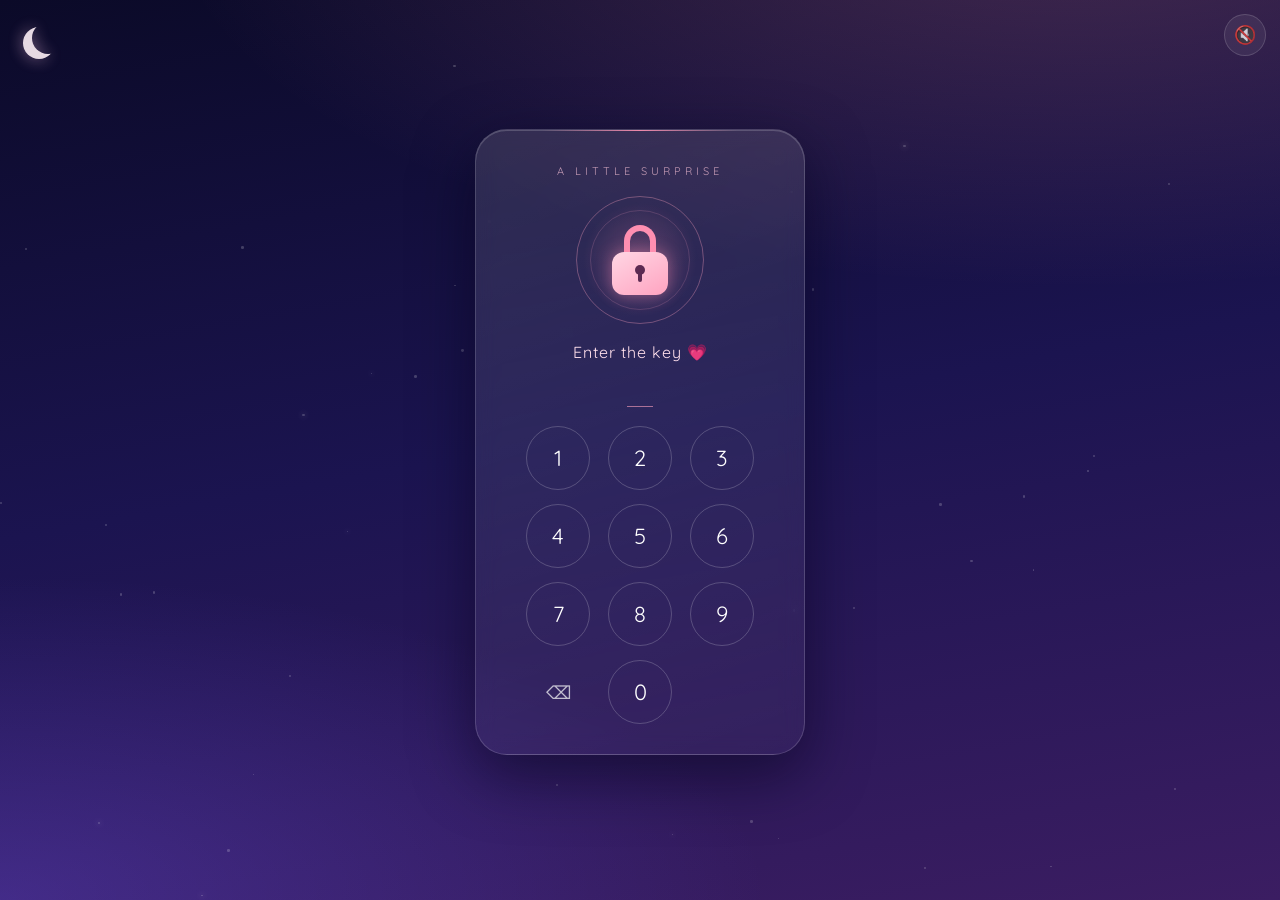
<file: index.bak3.html>
<!DOCTYPE html>
<html lang="en">
<head>
<meta charset="UTF-8">
<meta name="viewport" content="width=device-width,initial-scale=1,viewport-fit=cover">
<title>For You 💗</title>
<link href="https://fonts.googleapis.com/css2?family=Dancing+Script:wght@600;700&family=Quicksand:wght@400;600&family=Patrick+Hand&display=swap" rel="stylesheet">
<style>
/* ✏️ CHANGE COLORS HERE */
:root{
  --bg1:#1a1245; --bg2:#3a1c63; --bg3:#0d0b2b;   /* night sky gradient */
  --pink:#ff8fb1;                                /* glow / accent */
  --glass:rgba(255,255,255,.08);
  --glass-border:rgba(255,255,255,.2);
  --paper:#fff6e6; --ink:#5a3a4a;                /* letter paper + ink */
}
*{box-sizing:border-box;margin:0;padding:0;-webkit-tap-highlight-color:transparent}
html,body{height:100%;overflow:hidden}
body{
  font-family:'Quicksand',system-ui,sans-serif;color:#fff;
  background:linear-gradient(160deg,var(--bg3),var(--bg1) 45%,var(--bg2));
}
h1,.script{font-family:'Dancing Script','Brush Script MT',cursive;font-weight:700}

/* ---------- background layers ---------- */
#stars,#hearts{position:fixed;inset:0;pointer-events:none;overflow:hidden}
#stars{z-index:0}#hearts{z-index:1}
.star{position:absolute;background:#fff;border-radius:50%;opacity:.2;
  animation:tw var(--d) ease-in-out infinite alternate}
@keyframes tw{to{opacity:1}}
.heart{position:absolute;bottom:-40px;color:var(--pink);opacity:0;
  text-shadow:0 0 8px var(--pink);animation:rise var(--t) linear forwards}
@keyframes rise{
  0%{opacity:0;transform:translate3d(0,0,0)}
  10%{opacity:.8}
  90%{opacity:.6}
  100%{opacity:0;transform:translate3d(var(--x),-115vh,0)}
}

/* ---------- pages + transitions ---------- */
.page{
  position:fixed;inset:0;z-index:2;display:flex;flex-direction:column;
  align-items:center;justify-content:center;gap:22px;padding:24px;
  padding-top:max(24px,env(safe-area-inset-top));
  opacity:0;visibility:hidden;transform:translateY(24px);
  transition:opacity .7s ease,transform .7s ease,visibility 0s linear .7s;
}
.page.active{
  opacity:1;visibility:visible;transform:none;
  transition:opacity .7s ease .15s,transform .7s ease .15s,visibility 0s;
}
.glass{
  background:var(--glass);border:1px solid var(--glass-border);
  backdrop-filter:blur(8px);-webkit-backdrop-filter:blur(8px);
  border-radius:24px;box-shadow:0 8px 30px rgba(0,0,0,.25);
}
.btn{
  font-family:'Quicksand',sans-serif;font-weight:600;font-size:18px;color:#fff;
  padding:13px 30px;border-radius:999px;border:1px solid var(--glass-border);
  background:rgba(255,143,177,.25);box-shadow:0 0 18px rgba(255,143,177,.45);
  cursor:pointer;opacity:0;visibility:hidden;transform:translateY(10px);
  transition:opacity .8s,transform .8s,visibility 0s .8s;
}
.btn.show{opacity:1;visibility:visible;transform:none;transition:opacity .8s,transform .8s}
.btn:active{transform:scale(.95)}

/* ---------- PAGE 1: lock ---------- */
.hint{font-size:18px;letter-spacing:.5px;color:#ffd6e3}
.lock{position:relative;width:84px;height:104px;margin-top:6px}
.lock::before{content:"";position:absolute;inset:-45px;border-radius:50%;
  background:radial-gradient(circle,rgba(255,143,177,.38),transparent 65%);
  animation:glow 3s ease-in-out infinite alternate}
@keyframes glow{from{opacity:.45}to{opacity:1}}
.shackle{
  position:absolute;left:50%;top:0;width:48px;height:46px;margin-left:-24px;
  border:8px solid var(--pink);border-bottom:0;border-radius:30px 30px 0 0;
  transform-origin:100% 100%;transition:transform .55s cubic-bezier(.3,1.6,.5,1);
}
.lockbody{
  position:absolute;bottom:0;left:0;width:84px;height:64px;border-radius:16px;
  background:linear-gradient(145deg,#ffc2d6,var(--pink));
  box-shadow:0 0 22px rgba(255,143,177,.7);
}
.keyhole{position:absolute;left:50%;top:20px;width:14px;height:14px;margin-left:-7px;
  border-radius:50%;background:#5b2a52}
.keyhole::after{content:"";position:absolute;left:5px;top:10px;width:4px;height:14px;
  border-radius:2px;background:#5b2a52}
.lock.open .shackle{transform:translateY(-14px) rotate(22deg)}
.lock.shake{animation:shake .5s}
@keyframes shake{0%,100%{transform:translateX(0)}20%{transform:translateX(-12px)}
  40%{transform:translateX(12px)}60%{transform:translateX(-8px)}80%{transform:translateX(8px)}}
.burst{position:absolute;left:50%;top:60%;width:20px;height:20px;margin:-10px;border-radius:50%;
  background:radial-gradient(circle,#fff,var(--pink) 40%,transparent 70%);opacity:0;pointer-events:none}
.lock.open .burst{animation:burst .9s ease-out}
@keyframes burst{0%{opacity:.95;transform:scale(1)}100%{opacity:0;transform:scale(14)}}

.dots{display:flex;gap:14px;height:20px;align-items:center}
.dots span{width:14px;height:14px;border-radius:50%;border:2px solid var(--pink);transition:background .2s,border-color .2s}
.dots span.filled{background:var(--pink);box-shadow:0 0 10px var(--pink)}
.dots.bad span{border-color:#ff4d6d}
.dots.bad span.filled{background:#ff4d6d;box-shadow:0 0 10px #ff4d6d}

.keypad{display:grid;grid-template-columns:repeat(3,72px);gap:14px;padding:20px}
.key{
  width:72px;height:72px;border-radius:50%;font-size:26px;font-family:'Quicksand',sans-serif;font-weight:600;
  color:#fff;background:rgba(255,255,255,.1);border:1px solid var(--glass-border);cursor:pointer;
  transition:transform .1s,background .1s;
}
.key:active{transform:scale(.88);background:rgba(255,143,177,.4)}
.key.ghost{visibility:hidden}

.confetti{position:fixed;z-index:9;pointer-events:none;color:var(--pink);
  animation:burstH 1.3s ease-out forwards}
@keyframes burstH{
  0%{opacity:1;transform:translate(0,0) scale(1)}
  100%{opacity:0;transform:translate(var(--dx),var(--dy)) scale(.4)}
}

/* ---------- PAGE 1B: unlock message ---------- */
#unlock h1{
  font-size:clamp(34px,10.5vw,54px);line-height:1.5;text-align:center;color:#fff;
  text-shadow:0 0 18px var(--pink),0 0 40px rgba(255,143,177,.5);
  opacity:0;transform:translateY(16px);transition:opacity 2s ease .6s,transform 2s ease .6s;
}
#unlock.active h1{opacity:1;transform:none}

/* ---------- PAGE 2: letter ---------- */
.stage{display:grid;place-items:center;width:100%}
.stage>*{grid-area:1/1}
.envelope{position:relative;width:260px;height:170px;perspective:800px;
  transition:transform .8s ease,opacity .8s ease}
.envelope.gone{opacity:0;transform:translateY(70px);pointer-events:none}
.env-back{position:absolute;inset:0;border-radius:8px;background:#f2a7bf;box-shadow:0 10px 30px rgba(0,0,0,.35)}
.sheet{position:absolute;left:14px;right:14px;top:12px;bottom:10px;border-radius:4px;
  background:var(--paper);z-index:2;transition:transform .8s ease .5s}
.env-front{position:absolute;inset:0;border-radius:8px;background:#ff9fbd;z-index:3;
  clip-path:polygon(0 0,50% 58%,100% 0,100% 100%,0 100%)}
.flap{position:absolute;left:0;top:0;width:100%;height:62%;background:var(--pink);z-index:4;
  clip-path:polygon(0 0,100% 0,50% 100%);transform-origin:top;
  transition:transform .7s ease,z-index 0s .35s}
.seal{position:absolute;left:50%;top:40%;transform:translate(-50%,-50%);z-index:5;font-size:24px;transition:opacity .3s}
.envelope.open .flap{transform:rotateX(180deg);z-index:1}
.envelope.open .seal{opacity:0}
.envelope.open .sheet{transform:translateY(-70px)}

.paper{
  width:min(90vw,380px);max-height:66dvh;overflow-y:auto;padding:26px 22px;border-radius:6px;
  background:repeating-linear-gradient(transparent 0 31px,rgba(200,150,160,.25) 31px 32px),var(--paper);
  color:var(--ink);box-shadow:0 12px 40px rgba(0,0,0,.45);
  opacity:0;transform:translateY(90px);pointer-events:none;transition:opacity .9s ease,transform .9s ease;
}
.paper.show{opacity:1;transform:none;pointer-events:auto}
.paper h2{font-family:'Dancing Script',cursive;font-weight:700;font-size:32px;color:#c2456f;margin-bottom:12px}
.paper p{font-family:'Patrick Hand','Quicksand',sans-serif;font-size:21px;line-height:32px;
  opacity:0;transform:translateY(8px);transition:opacity 1s ease,transform 1s ease}
.paper p.in{opacity:1;transform:none}

/* ---------- placeholder next page ---------- */
.card{padding:34px 28px;text-align:center;max-width:340px}
.card h1{font-size:28px;margin-bottom:10px;text-shadow:0 0 14px var(--pink)}

/* ---------- music button ---------- */
.music{
  position:fixed;z-index:10;top:max(14px,env(safe-area-inset-top));right:14px;
  width:42px;height:42px;border-radius:50%;font-size:18px;color:#fff;cursor:pointer;
  background:var(--glass);border:1px solid var(--glass-border);opacity:.8;
}
</style>
<link rel="stylesheet" href="elegant.css">
</head>
<body>

<div id="stars"></div>
<div id="hearts"></div>

<!-- 🎵 Music toggle (off by default). Set MUSIC_SRC in the script below -->
<button class="music" id="music" aria-label="Toggle music">🔇</button>

<!-- ================= PAGE 1: LOCK ================= -->
<section class="page active" id="lock-page">
  <div class="lock-card">
    <p class="eyebrow">a little surprise</p>
    <div class="lock-halo">
      <div class="lock" id="lock">
        <div class="shackle"></div>
        <div class="lockbody"><span class="keyhole"></span></div>
        <div class="burst"></div>
      </div>
    </div>
    <p class="hint">Enter the key 💗</p>
    <div class="dots" id="dots"></div>
    <div class="keypad" id="keypad"></div>
  </div>
</section>

<!-- ================= PAGE 1B: UNLOCK MESSAGE ================= -->
<section class="page" id="unlock">
  <div class="msg-card">
    <span class="msg-badge">♥</span>
    <p class="msg-eyebrow">for you</p>
    <h1>Advance happiest birthday my bubyyyyyyyyyyyy 🩷</h1>
    <div class="msg-line"></div>
  </div>
  <button class="btn" id="next1">Next 💌</button>
</section>

<!-- ================= PAGE 2: LETTER ================= -->
<section class="page" id="letter">
  <div class="stage">
    <div class="envelope" id="envelope">
      <div class="env-back"></div>
      <div class="sheet"></div>
      <div class="env-front"></div>
      <div class="flap"></div>
      <div class="seal">💗</div>
    </div>
    <div class="paper" id="paper">
      <h2 id="dear"></h2>
      <div id="lines"></div>
    </div>
  </div>
  <button class="btn" id="next2">Next 🎁</button>
</section>

<!-- ================= PAGE 3: PLACEHOLDER (copy this block for new pages) ================= -->
<section class="page" id="gift">
  <div class="glass card">
    <h1 class="script">Next surprise 🎁</h1>
    <p>Coming soon...</p>
  </div>
</section>

<script>
/* ✏️ CHANGE THESE */
const PASSCODE = "9";                 // 🔑 the key (digits only; any length works)
const HER_NAME = "chinthana";         // 💌 her name in "Dear ___,"
const MUSIC_SRC = "";                 // 🎵 e.g. "song.mp3" (put the file in this folder)
const LETTER_TEXT = `Letter content will be added here.`;
// ↑ 💌 LETTER TEXT: replace between the backticks. Each new line = one fading line.
//    Example:
//    i love youu
//    (new line here for a new paragraph)

/* ---------- page switching: showPage('id') ---------- */
const hooks = { unlock: startUnlock, letter: startLetter };
function showPage(id){
  document.querySelectorAll('.page').forEach(p => p.classList.toggle('active', p.id === id));
  setHeartRate(id === 'unlock' ? 250 : 900);
  if (hooks[id]) hooks[id]();
}
// To add a page: add <section class="page" id="photos">…</section>
// then call showPage('photos') from a button. Optional start code: hooks.photos = fn;

/* ---------- twinkling stars ---------- */
(function(){
  const box = document.getElementById('stars');
  for (let i = 0; i < 45; i++){
    const s = document.createElement('div'), z = 1 + Math.random() * 2;
    s.className = 'star';
    s.style.cssText = `left:${Math.random()*100}%;top:${Math.random()*100}%;width:${z}px;height:${z}px;` +
      `--d:${2 + Math.random()*3}s;animation-delay:-${Math.random()*4}s`;
    box.appendChild(s);
  }
})();

/* ---------- floating hearts ---------- */
const heartBox = document.getElementById('hearts');
function spawnHeart(){
  if (document.hidden || heartBox.children.length > 25) return;
  const h = document.createElement('span');
  h.className = 'heart'; h.textContent = '♥';
  h.style.cssText = `left:${Math.random()*100}%;font-size:${10 + Math.random()*16}px;` +
    `--t:${6 + Math.random()*5}s;--x:${(Math.random()-.5)*60}px`;
  h.addEventListener('animationend', () => h.remove());
  heartBox.appendChild(h);
}
let heartTimer;
function setHeartRate(ms){ clearInterval(heartTimer); heartTimer = setInterval(spawnHeart, ms); }
setHeartRate(900);

/* ---------- keypad + lock logic ---------- */
const lock = document.getElementById('lock');
const dotsEl = document.getElementById('dots');
const keypad = document.getElementById('keypad');
let entered = '', busy = false;

for (let i = 0; i < PASSCODE.length; i++) dotsEl.appendChild(document.createElement('span'));
['1','2','3','4','5','6','7','8','9','del','0','x'].forEach(k => {
  const b = document.createElement('button');
  b.className = 'key' + (k === 'x' ? ' ghost' : '');
  b.textContent = k === 'del' ? '⌫' : (k === 'x' ? '' : k);
  b.dataset.k = k;
  keypad.appendChild(b);
});
keypad.addEventListener('click', e => {
  const k = e.target.dataset && e.target.dataset.k;
  if (k && k !== 'x') press(k);
});
function renderDots(){
  [...dotsEl.children].forEach((d, i) => d.classList.toggle('filled', i < entered.length));
}
function press(k){
  if (busy) return;
  if (navigator.vibrate) navigator.vibrate(10);
  if (k === 'del') entered = entered.slice(0, -1);
  else if (entered.length < PASSCODE.length) entered += k;
  renderDots();
  if (entered.length === PASSCODE.length) check();
}
function check(){
  busy = true;
  if (entered === PASSCODE){
    lock.classList.add('open');
    heartConfetti();
    setTimeout(() => showPage('unlock'), 1900);
  } else {
    lock.classList.add('shake');
    dotsEl.classList.add('bad');
    setTimeout(() => {
      lock.classList.remove('shake'); dotsEl.classList.remove('bad');
      entered = ''; renderDots(); busy = false;
    }, 700);
  }
}
function heartConfetti(){
  const r = lock.getBoundingClientRect();
  const cx = r.left + r.width/2, cy = r.top + r.height/2;
  for (let i = 0; i < 22; i++){
    const h = document.createElement('span');
    const a = Math.random() * Math.PI * 2, d = 70 + Math.random() * 130;
    h.className = 'confetti'; h.textContent = Math.random() > .5 ? '♥' : '💗';
    h.style.cssText = `left:${cx}px;top:${cy}px;font-size:${12 + Math.random()*14}px;` +
      `--dx:${Math.cos(a)*d}px;--dy:${Math.sin(a)*d - 30}px`;
    h.addEventListener('animationend', () => h.remove());
    document.body.appendChild(h);
  }
}

/* ---------- page 1B: unlock message ---------- */
function startUnlock(){
  const b = document.getElementById('next1');
  b.classList.remove('show');
  setTimeout(() => b.classList.add('show'), 3000);   // button appears after ~3s
}
document.getElementById('next1').onclick = () => showPage('letter');

/* ---------- page 2: letter ---------- */
let letterStarted = false;
function startLetter(){
  if (letterStarted) return;
  letterStarted = true;
  const env = document.getElementById('envelope'), paper = document.getElementById('paper');
  document.getElementById('dear').textContent = `Dear ${HER_NAME},`;
  const box = document.getElementById('lines');
  const lines = LETTER_TEXT.split('\n').map(s => s.trim()).filter(Boolean);
  lines.forEach(t => { const p = document.createElement('p'); p.textContent = t; box.appendChild(p); });

  setTimeout(() => env.classList.add('open'), 900);          // flap opens
  setTimeout(() => env.classList.add('gone'), 2300);         // envelope drops away
  setTimeout(() => paper.classList.add('show'), 2500);       // paper slides up
  [...box.children].forEach((p, i) => setTimeout(() => p.classList.add('in'), 3400 + i * 1200));
  setTimeout(() => document.getElementById('next2').classList.add('show'), 3400 + lines.length * 1200 + 600);
}
document.getElementById('next2').onclick = () => showPage('gift');

/* ---------- music toggle (off by default) ---------- */
const musicBtn = document.getElementById('music');
let audio = null, musicOn = false;
musicBtn.onclick = () => {
  musicOn = !musicOn;
  musicBtn.textContent = musicOn ? '🎵' : '🔇';
  if (!MUSIC_SRC) return;                                    // placeholder until you set MUSIC_SRC
  if (!audio){ audio = new Audio(MUSIC_SRC); audio.loop = true; audio.volume = .5; }
  musicOn ? audio.play().catch(() => {}) : audio.pause();
};
</script>
</body>
</html>
</file>
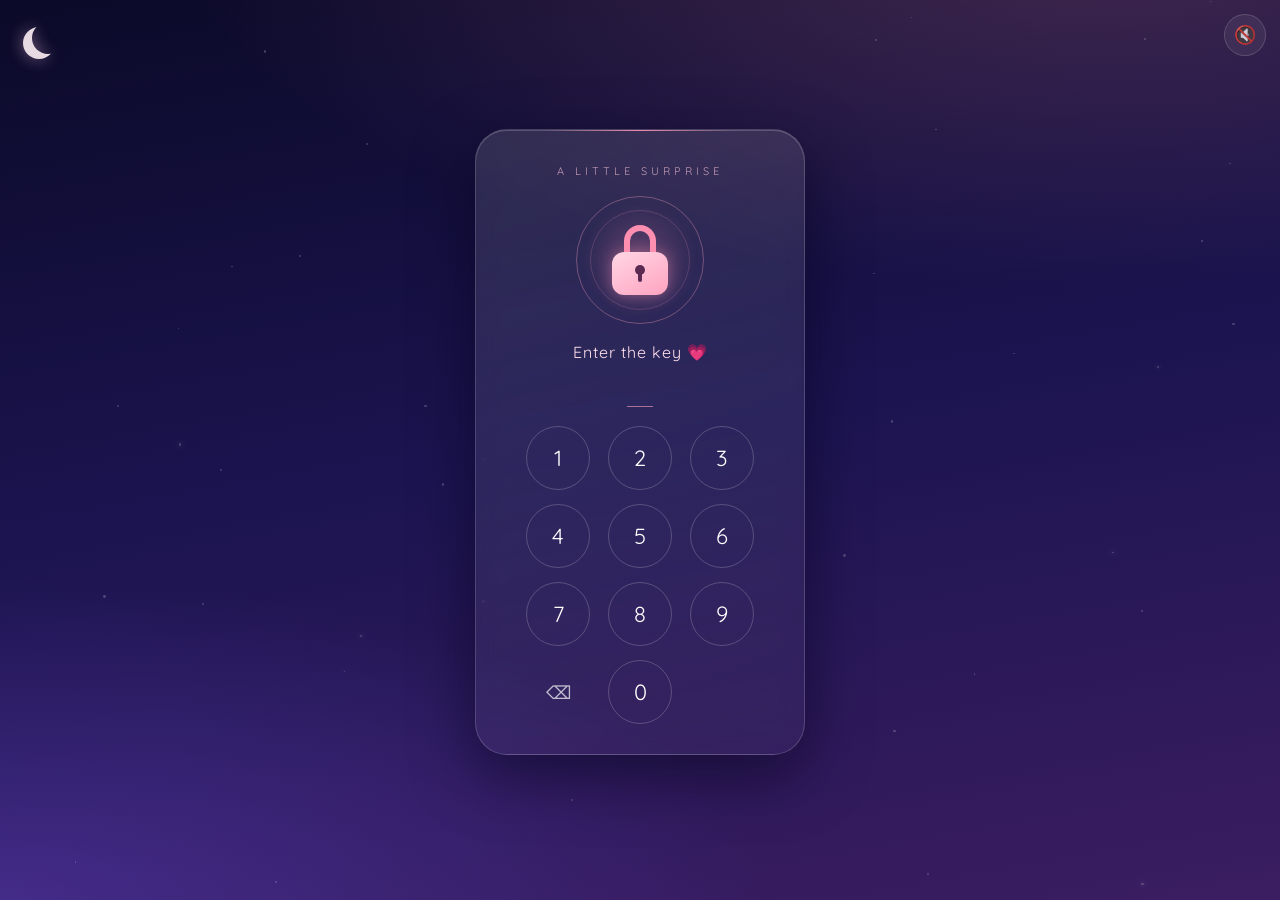
<file: index.bak4.html>
<!DOCTYPE html>
<html lang="en">
<head>
<meta charset="UTF-8">
<meta name="viewport" content="width=device-width,initial-scale=1,viewport-fit=cover">
<title>For You 💗</title>
<link href="https://fonts.googleapis.com/css2?family=Dancing+Script:wght@600;700&family=Quicksand:wght@400;600&family=Patrick+Hand&display=swap" rel="stylesheet">
<style>
/* ✏️ CHANGE COLORS HERE */
:root{
  --bg1:#1a1245; --bg2:#3a1c63; --bg3:#0d0b2b;   /* night sky gradient */
  --pink:#ff8fb1;                                /* glow / accent */
  --glass:rgba(255,255,255,.08);
  --glass-border:rgba(255,255,255,.2);
  --paper:#fff6e6; --ink:#5a3a4a;                /* letter paper + ink */
}
*{box-sizing:border-box;margin:0;padding:0;-webkit-tap-highlight-color:transparent}
html,body{height:100%;overflow:hidden}
body{
  font-family:'Quicksand',system-ui,sans-serif;color:#fff;
  background:linear-gradient(160deg,var(--bg3),var(--bg1) 45%,var(--bg2));
}
h1,.script{font-family:'Dancing Script','Brush Script MT',cursive;font-weight:700}

/* ---------- background layers ---------- */
#stars,#hearts{position:fixed;inset:0;pointer-events:none;overflow:hidden}
#stars{z-index:0}#hearts{z-index:1}
.star{position:absolute;background:#fff;border-radius:50%;opacity:.2;
  animation:tw var(--d) ease-in-out infinite alternate}
@keyframes tw{to{opacity:1}}
.heart{position:absolute;bottom:-40px;color:var(--pink);opacity:0;
  text-shadow:0 0 8px var(--pink);animation:rise var(--t) linear forwards}
@keyframes rise{
  0%{opacity:0;transform:translate3d(0,0,0)}
  10%{opacity:.8}
  90%{opacity:.6}
  100%{opacity:0;transform:translate3d(var(--x),-115vh,0)}
}

/* ---------- pages + transitions ---------- */
.page{
  position:fixed;inset:0;z-index:2;display:flex;flex-direction:column;
  align-items:center;justify-content:center;gap:22px;padding:24px;
  padding-top:max(24px,env(safe-area-inset-top));
  opacity:0;visibility:hidden;transform:translateY(24px);
  transition:opacity .7s ease,transform .7s ease,visibility 0s linear .7s;
}
.page.active{
  opacity:1;visibility:visible;transform:none;
  transition:opacity .7s ease .15s,transform .7s ease .15s,visibility 0s;
}
.glass{
  background:var(--glass);border:1px solid var(--glass-border);
  backdrop-filter:blur(8px);-webkit-backdrop-filter:blur(8px);
  border-radius:24px;box-shadow:0 8px 30px rgba(0,0,0,.25);
}
.btn{
  font-family:'Quicksand',sans-serif;font-weight:600;font-size:18px;color:#fff;
  padding:13px 30px;border-radius:999px;border:1px solid var(--glass-border);
  background:rgba(255,143,177,.25);box-shadow:0 0 18px rgba(255,143,177,.45);
  cursor:pointer;opacity:0;visibility:hidden;transform:translateY(10px);
  transition:opacity .8s,transform .8s,visibility 0s .8s;
}
.btn.show{opacity:1;visibility:visible;transform:none;transition:opacity .8s,transform .8s}
.btn:active{transform:scale(.95)}

/* ---------- PAGE 1: lock ---------- */
.hint{font-size:18px;letter-spacing:.5px;color:#ffd6e3}
.lock{position:relative;width:84px;height:104px;margin-top:6px}
.lock::before{content:"";position:absolute;inset:-45px;border-radius:50%;
  background:radial-gradient(circle,rgba(255,143,177,.38),transparent 65%);
  animation:glow 3s ease-in-out infinite alternate}
@keyframes glow{from{opacity:.45}to{opacity:1}}
.shackle{
  position:absolute;left:50%;top:0;width:48px;height:46px;margin-left:-24px;
  border:8px solid var(--pink);border-bottom:0;border-radius:30px 30px 0 0;
  transform-origin:100% 100%;transition:transform .55s cubic-bezier(.3,1.6,.5,1);
}
.lockbody{
  position:absolute;bottom:0;left:0;width:84px;height:64px;border-radius:16px;
  background:linear-gradient(145deg,#ffc2d6,var(--pink));
  box-shadow:0 0 22px rgba(255,143,177,.7);
}
.keyhole{position:absolute;left:50%;top:20px;width:14px;height:14px;margin-left:-7px;
  border-radius:50%;background:#5b2a52}
.keyhole::after{content:"";position:absolute;left:5px;top:10px;width:4px;height:14px;
  border-radius:2px;background:#5b2a52}
.lock.open .shackle{transform:translateY(-14px) rotate(22deg)}
.lock.shake{animation:shake .5s}
@keyframes shake{0%,100%{transform:translateX(0)}20%{transform:translateX(-12px)}
  40%{transform:translateX(12px)}60%{transform:translateX(-8px)}80%{transform:translateX(8px)}}
.burst{position:absolute;left:50%;top:60%;width:20px;height:20px;margin:-10px;border-radius:50%;
  background:radial-gradient(circle,#fff,var(--pink) 40%,transparent 70%);opacity:0;pointer-events:none}
.lock.open .burst{animation:burst .9s ease-out}
@keyframes burst{0%{opacity:.95;transform:scale(1)}100%{opacity:0;transform:scale(14)}}

.dots{display:flex;gap:14px;height:20px;align-items:center}
.dots span{width:14px;height:14px;border-radius:50%;border:2px solid var(--pink);transition:background .2s,border-color .2s}
.dots span.filled{background:var(--pink);box-shadow:0 0 10px var(--pink)}
.dots.bad span{border-color:#ff4d6d}
.dots.bad span.filled{background:#ff4d6d;box-shadow:0 0 10px #ff4d6d}

.keypad{display:grid;grid-template-columns:repeat(3,72px);gap:14px;padding:20px}
.key{
  width:72px;height:72px;border-radius:50%;font-size:26px;font-family:'Quicksand',sans-serif;font-weight:600;
  color:#fff;background:rgba(255,255,255,.1);border:1px solid var(--glass-border);cursor:pointer;
  transition:transform .1s,background .1s;
}
.key:active{transform:scale(.88);background:rgba(255,143,177,.4)}
.key.ghost{visibility:hidden}

.confetti{position:fixed;z-index:9;pointer-events:none;color:var(--pink);
  animation:burstH 1.3s ease-out forwards}
@keyframes burstH{
  0%{opacity:1;transform:translate(0,0) scale(1)}
  100%{opacity:0;transform:translate(var(--dx),var(--dy)) scale(.4)}
}

/* ---------- PAGE 1B: unlock message ---------- */
#unlock h1{
  font-size:clamp(34px,10.5vw,54px);line-height:1.5;text-align:center;color:#fff;
  text-shadow:0 0 18px var(--pink),0 0 40px rgba(255,143,177,.5);
  opacity:0;transform:translateY(16px);transition:opacity 2s ease .6s,transform 2s ease .6s;
}
#unlock.active h1{opacity:1;transform:none}

/* ---------- PAGE 2: letter ---------- */
.stage{display:grid;place-items:center;width:100%}
.stage>*{grid-area:1/1}
.envelope{position:relative;width:260px;height:170px;perspective:800px;
  transition:transform .8s ease,opacity .8s ease}
.envelope.gone{opacity:0;transform:translateY(70px);pointer-events:none}
.env-back{position:absolute;inset:0;border-radius:8px;background:#f2a7bf;box-shadow:0 10px 30px rgba(0,0,0,.35)}
.sheet{position:absolute;left:14px;right:14px;top:12px;bottom:10px;border-radius:4px;
  background:var(--paper);z-index:2;transition:transform .8s ease .5s}
.env-front{position:absolute;inset:0;border-radius:8px;background:#ff9fbd;z-index:3;
  clip-path:polygon(0 0,50% 58%,100% 0,100% 100%,0 100%)}
.flap{position:absolute;left:0;top:0;width:100%;height:62%;background:var(--pink);z-index:4;
  clip-path:polygon(0 0,100% 0,50% 100%);transform-origin:top;
  transition:transform .7s ease,z-index 0s .35s}
.seal{position:absolute;left:50%;top:40%;transform:translate(-50%,-50%);z-index:5;font-size:24px;transition:opacity .3s}
.envelope.open .flap{transform:rotateX(180deg);z-index:1}
.envelope.open .seal{opacity:0}
.envelope.open .sheet{transform:translateY(-70px)}

.paper{
  width:min(90vw,380px);max-height:66dvh;overflow-y:auto;padding:26px 22px;border-radius:6px;
  background:repeating-linear-gradient(transparent 0 31px,rgba(200,150,160,.25) 31px 32px),var(--paper);
  color:var(--ink);box-shadow:0 12px 40px rgba(0,0,0,.45);
  opacity:0;transform:translateY(90px);pointer-events:none;transition:opacity .9s ease,transform .9s ease;
}
.paper.show{opacity:1;transform:none;pointer-events:auto}
.paper h2{font-family:'Dancing Script',cursive;font-weight:700;font-size:32px;color:#c2456f;margin-bottom:12px}
.paper p{font-family:'Patrick Hand','Quicksand',sans-serif;font-size:21px;line-height:32px;
  opacity:0;transform:translateY(8px);transition:opacity 1s ease,transform 1s ease}
.paper p.in{opacity:1;transform:none}

/* ---------- placeholder next page ---------- */
.card{padding:34px 28px;text-align:center;max-width:340px}
.card h1{font-size:28px;margin-bottom:10px;text-shadow:0 0 14px var(--pink)}

/* ---------- music button ---------- */
.music{
  position:fixed;z-index:10;top:max(14px,env(safe-area-inset-top));right:14px;
  width:42px;height:42px;border-radius:50%;font-size:18px;color:#fff;cursor:pointer;
  background:var(--glass);border:1px solid var(--glass-border);opacity:.8;
}
</style>
<link rel="stylesheet" href="elegant.css">
<link href="https://fonts.googleapis.com/css2?family=Playfair+Display:ital,wght@1,500&display=swap" rel="stylesheet">
</head>
<body>

<div id="stars"></div>
<div id="hearts"></div>

<!-- 🎵 Music toggle (off by default). Set MUSIC_SRC in the script below -->
<button class="music" id="music" aria-label="Toggle music">🔇</button>

<!-- ================= PAGE 1: LOCK ================= -->
<section class="page active" id="lock-page">
  <div class="lock-card">
    <p class="eyebrow">a little surprise</p>
    <div class="lock-halo">
      <div class="lock" id="lock">
        <div class="shackle"></div>
        <div class="lockbody"><span class="keyhole"></span></div>
        <div class="burst"></div>
      </div>
    </div>
    <p class="hint">Enter the key 💗</p>
    <div class="dots" id="dots"></div>
    <div class="keypad" id="keypad"></div>
  </div>
</section>

<!-- ================= PAGE 1B: UNLOCK MESSAGE ================= -->
<section class="page" id="unlock">
  <div class="msg-card">
    <span class="msg-badge">♥</span>
    <p class="msg-eyebrow">for you</p>
    <h1>Advance happiest birthday sweety babyyyyyyyyyy i love you soo much bubduuuuuuyyyyyyuyu i love you the mostestest and you are the closest one for me my everything 🩷</h1>
    <div class="msg-line"></div>
  </div>
  <button class="btn" id="next1">Next 💌</button>
</section>

<!-- ================= PAGE 2: LETTER ================= -->
<section class="page" id="letter">
  <div class="stage">
    <div class="envelope" id="envelope">
      <div class="env-back"></div>
      <div class="sheet"></div>
      <div class="env-front"></div>
      <div class="flap"></div>
      <div class="seal">💗</div>
    </div>
    <div class="paper" id="paper">
      <h2 id="dear"></h2>
      <div id="lines"></div>
    </div>
  </div>
  <button class="btn" id="next2">Next 🎁</button>
</section>

<!-- ================= PAGE 3: PLACEHOLDER (copy this block for new pages) ================= -->
<section class="page" id="gift">
  <div class="glass card">
    <h1 class="script">Next surprise 🎁</h1>
    <p>Coming soon...</p>
  </div>
</section>

<script>
/* ✏️ CHANGE THESE */
const PASSCODE = "9";                 // 🔑 the key (digits only; any length works)
const HER_NAME = "chinthana";         // 💌 her name in "Dear ___,"
const MUSIC_SRC = "";                 // 🎵 e.g. "song.mp3" (put the file in this folder)
const LETTER_TEXT = `Letter content will be added here.`;
// ↑ 💌 LETTER TEXT: replace between the backticks. Each new line = one fading line.
//    Example:
//    i love youu
//    (new line here for a new paragraph)

/* ---------- page switching: showPage('id') ---------- */
const hooks = { unlock: startUnlock, letter: startLetter };
function showPage(id){
  document.querySelectorAll('.page').forEach(p => p.classList.toggle('active', p.id === id));
  setHeartRate(id === 'unlock' ? 250 : 900);
  if (hooks[id]) hooks[id]();
}
// To add a page: add <section class="page" id="photos">…</section>
// then call showPage('photos') from a button. Optional start code: hooks.photos = fn;

/* ---------- twinkling stars ---------- */
(function(){
  const box = document.getElementById('stars');
  for (let i = 0; i < 45; i++){
    const s = document.createElement('div'), z = 1 + Math.random() * 2;
    s.className = 'star';
    s.style.cssText = `left:${Math.random()*100}%;top:${Math.random()*100}%;width:${z}px;height:${z}px;` +
      `--d:${2 + Math.random()*3}s;animation-delay:-${Math.random()*4}s`;
    box.appendChild(s);
  }
})();

/* ---------- floating hearts ---------- */
const heartBox = document.getElementById('hearts');
function spawnHeart(){
  if (document.hidden || heartBox.children.length > 25) return;
  const h = document.createElement('span');
  h.className = 'heart'; h.textContent = '♥';
  h.style.cssText = `left:${Math.random()*100}%;font-size:${10 + Math.random()*16}px;` +
    `--t:${6 + Math.random()*5}s;--x:${(Math.random()-.5)*60}px`;
  h.addEventListener('animationend', () => h.remove());
  heartBox.appendChild(h);
}
let heartTimer;
function setHeartRate(ms){ clearInterval(heartTimer); heartTimer = setInterval(spawnHeart, ms); }
setHeartRate(900);

/* ---------- keypad + lock logic ---------- */
const lock = document.getElementById('lock');
const dotsEl = document.getElementById('dots');
const keypad = document.getElementById('keypad');
let entered = '', busy = false;

for (let i = 0; i < PASSCODE.length; i++) dotsEl.appendChild(document.createElement('span'));
['1','2','3','4','5','6','7','8','9','del','0','x'].forEach(k => {
  const b = document.createElement('button');
  b.className = 'key' + (k === 'x' ? ' ghost' : '');
  b.textContent = k === 'del' ? '⌫' : (k === 'x' ? '' : k);
  b.dataset.k = k;
  keypad.appendChild(b);
});
keypad.addEventListener('click', e => {
  const k = e.target.dataset && e.target.dataset.k;
  if (k && k !== 'x') press(k);
});
function renderDots(){
  [...dotsEl.children].forEach((d, i) => d.classList.toggle('filled', i < entered.length));
}
function press(k){
  if (busy) return;
  if (navigator.vibrate) navigator.vibrate(10);
  if (k === 'del') entered = entered.slice(0, -1);
  else if (entered.length < PASSCODE.length) entered += k;
  renderDots();
  if (entered.length === PASSCODE.length) check();
}
function check(){
  busy = true;
  if (entered === PASSCODE){
    lock.classList.add('open');
    heartConfetti();
    setTimeout(() => showPage('unlock'), 1900);
  } else {
    lock.classList.add('shake');
    dotsEl.classList.add('bad');
    setTimeout(() => {
      lock.classList.remove('shake'); dotsEl.classList.remove('bad');
      entered = ''; renderDots(); busy = false;
    }, 700);
  }
}
function heartConfetti(){
  const r = lock.getBoundingClientRect();
  const cx = r.left + r.width/2, cy = r.top + r.height/2;
  for (let i = 0; i < 22; i++){
    const h = document.createElement('span');
    const a = Math.random() * Math.PI * 2, d = 70 + Math.random() * 130;
    h.className = 'confetti'; h.textContent = Math.random() > .5 ? '♥' : '💗';
    h.style.cssText = `left:${cx}px;top:${cy}px;font-size:${12 + Math.random()*14}px;` +
      `--dx:${Math.cos(a)*d}px;--dy:${Math.sin(a)*d - 30}px`;
    h.addEventListener('animationend', () => h.remove());
    document.body.appendChild(h);
  }
}

/* ---------- page 1B: unlock message ---------- */
function startUnlock(){
  const b = document.getElementById('next1');
  b.classList.remove('show');
  setTimeout(() => b.classList.add('show'), 3000);   // button appears after ~3s
}
document.getElementById('next1').onclick = () => showPage('letter');

/* ---------- page 2: letter ---------- */
let letterStarted = false;
function startLetter(){
  if (letterStarted) return;
  letterStarted = true;
  const env = document.getElementById('envelope'), paper = document.getElementById('paper');
  document.getElementById('dear').textContent = `Dear ${HER_NAME},`;
  const box = document.getElementById('lines');
  const lines = LETTER_TEXT.split('\n').map(s => s.trim()).filter(Boolean);
  lines.forEach(t => { const p = document.createElement('p'); p.textContent = t; box.appendChild(p); });

  setTimeout(() => env.classList.add('open'), 900);          // flap opens
  setTimeout(() => env.classList.add('gone'), 2300);         // envelope drops away
  setTimeout(() => paper.classList.add('show'), 2500);       // paper slides up
  [...box.children].forEach((p, i) => setTimeout(() => p.classList.add('in'), 3400 + i * 1200));
  setTimeout(() => document.getElementById('next2').classList.add('show'), 3400 + lines.length * 1200 + 600);
}
document.getElementById('next2').onclick = () => showPage('gift');

/* ---------- music toggle (off by default) ---------- */
const musicBtn = document.getElementById('music');
let audio = null, musicOn = false;
musicBtn.onclick = () => {
  musicOn = !musicOn;
  musicBtn.textContent = musicOn ? '🎵' : '🔇';
  if (!MUSIC_SRC) return;                                    // placeholder until you set MUSIC_SRC
  if (!audio){ audio = new Audio(MUSIC_SRC); audio.loop = true; audio.volume = .5; }
  musicOn ? audio.play().catch(() => {}) : audio.pause();
};
</script>
</body>
</html>
</file>
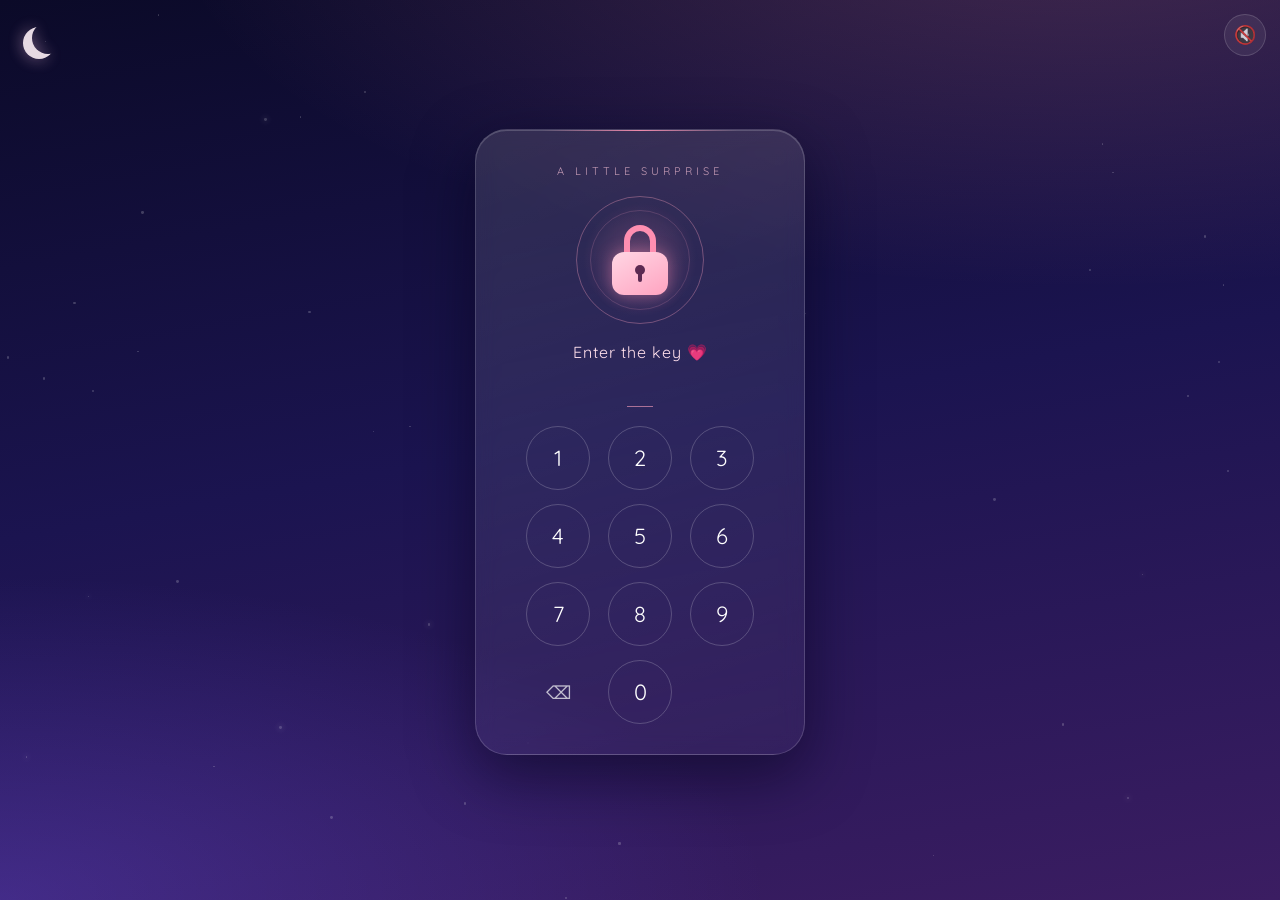
<file: index.bak5.html>
<!DOCTYPE html>
<html lang="en">
<head>
<meta charset="UTF-8">
<meta name="viewport" content="width=device-width,initial-scale=1,viewport-fit=cover">
<title>For You 💗</title>
<link href="https://fonts.googleapis.com/css2?family=Dancing+Script:wght@600;700&family=Quicksand:wght@400;600&family=Patrick+Hand&display=swap" rel="stylesheet">
<style>
/* ✏️ CHANGE COLORS HERE */
:root{
  --bg1:#1a1245; --bg2:#3a1c63; --bg3:#0d0b2b;   /* night sky gradient */
  --pink:#ff8fb1;                                /* glow / accent */
  --glass:rgba(255,255,255,.08);
  --glass-border:rgba(255,255,255,.2);
  --paper:#fff6e6; --ink:#5a3a4a;                /* letter paper + ink */
}
*{box-sizing:border-box;margin:0;padding:0;-webkit-tap-highlight-color:transparent}
html,body{height:100%;overflow:hidden}
body{
  font-family:'Quicksand',system-ui,sans-serif;color:#fff;
  background:linear-gradient(160deg,var(--bg3),var(--bg1) 45%,var(--bg2));
}
h1,.script{font-family:'Dancing Script','Brush Script MT',cursive;font-weight:700}

/* ---------- background layers ---------- */
#stars,#hearts{position:fixed;inset:0;pointer-events:none;overflow:hidden}
#stars{z-index:0}#hearts{z-index:1}
.star{position:absolute;background:#fff;border-radius:50%;opacity:.2;
  animation:tw var(--d) ease-in-out infinite alternate}
@keyframes tw{to{opacity:1}}
.heart{position:absolute;bottom:-40px;color:var(--pink);opacity:0;
  text-shadow:0 0 8px var(--pink);animation:rise var(--t) linear forwards}
@keyframes rise{
  0%{opacity:0;transform:translate3d(0,0,0)}
  10%{opacity:.8}
  90%{opacity:.6}
  100%{opacity:0;transform:translate3d(var(--x),-115vh,0)}
}

/* ---------- pages + transitions ---------- */
.page{
  position:fixed;inset:0;z-index:2;display:flex;flex-direction:column;
  align-items:center;justify-content:center;gap:22px;padding:24px;
  padding-top:max(24px,env(safe-area-inset-top));
  opacity:0;visibility:hidden;transform:translateY(24px);
  transition:opacity .7s ease,transform .7s ease,visibility 0s linear .7s;
}
.page.active{
  opacity:1;visibility:visible;transform:none;
  transition:opacity .7s ease .15s,transform .7s ease .15s,visibility 0s;
}
.glass{
  background:var(--glass);border:1px solid var(--glass-border);
  backdrop-filter:blur(8px);-webkit-backdrop-filter:blur(8px);
  border-radius:24px;box-shadow:0 8px 30px rgba(0,0,0,.25);
}
.btn{
  font-family:'Quicksand',sans-serif;font-weight:600;font-size:18px;color:#fff;
  padding:13px 30px;border-radius:999px;border:1px solid var(--glass-border);
  background:rgba(255,143,177,.25);box-shadow:0 0 18px rgba(255,143,177,.45);
  cursor:pointer;opacity:0;visibility:hidden;transform:translateY(10px);
  transition:opacity .8s,transform .8s,visibility 0s .8s;
}
.btn.show{opacity:1;visibility:visible;transform:none;transition:opacity .8s,transform .8s}
.btn:active{transform:scale(.95)}

/* ---------- PAGE 1: lock ---------- */
.hint{font-size:18px;letter-spacing:.5px;color:#ffd6e3}
.lock{position:relative;width:84px;height:104px;margin-top:6px}
.lock::before{content:"";position:absolute;inset:-45px;border-radius:50%;
  background:radial-gradient(circle,rgba(255,143,177,.38),transparent 65%);
  animation:glow 3s ease-in-out infinite alternate}
@keyframes glow{from{opacity:.45}to{opacity:1}}
.shackle{
  position:absolute;left:50%;top:0;width:48px;height:46px;margin-left:-24px;
  border:8px solid var(--pink);border-bottom:0;border-radius:30px 30px 0 0;
  transform-origin:100% 100%;transition:transform .55s cubic-bezier(.3,1.6,.5,1);
}
.lockbody{
  position:absolute;bottom:0;left:0;width:84px;height:64px;border-radius:16px;
  background:linear-gradient(145deg,#ffc2d6,var(--pink));
  box-shadow:0 0 22px rgba(255,143,177,.7);
}
.keyhole{position:absolute;left:50%;top:20px;width:14px;height:14px;margin-left:-7px;
  border-radius:50%;background:#5b2a52}
.keyhole::after{content:"";position:absolute;left:5px;top:10px;width:4px;height:14px;
  border-radius:2px;background:#5b2a52}
.lock.open .shackle{transform:translateY(-14px) rotate(22deg)}
.lock.shake{animation:shake .5s}
@keyframes shake{0%,100%{transform:translateX(0)}20%{transform:translateX(-12px)}
  40%{transform:translateX(12px)}60%{transform:translateX(-8px)}80%{transform:translateX(8px)}}
.burst{position:absolute;left:50%;top:60%;width:20px;height:20px;margin:-10px;border-radius:50%;
  background:radial-gradient(circle,#fff,var(--pink) 40%,transparent 70%);opacity:0;pointer-events:none}
.lock.open .burst{animation:burst .9s ease-out}
@keyframes burst{0%{opacity:.95;transform:scale(1)}100%{opacity:0;transform:scale(14)}}

.dots{display:flex;gap:14px;height:20px;align-items:center}
.dots span{width:14px;height:14px;border-radius:50%;border:2px solid var(--pink);transition:background .2s,border-color .2s}
.dots span.filled{background:var(--pink);box-shadow:0 0 10px var(--pink)}
.dots.bad span{border-color:#ff4d6d}
.dots.bad span.filled{background:#ff4d6d;box-shadow:0 0 10px #ff4d6d}

.keypad{display:grid;grid-template-columns:repeat(3,72px);gap:14px;padding:20px}
.key{
  width:72px;height:72px;border-radius:50%;font-size:26px;font-family:'Quicksand',sans-serif;font-weight:600;
  color:#fff;background:rgba(255,255,255,.1);border:1px solid var(--glass-border);cursor:pointer;
  transition:transform .1s,background .1s;
}
.key:active{transform:scale(.88);background:rgba(255,143,177,.4)}
.key.ghost{visibility:hidden}

.confetti{position:fixed;z-index:9;pointer-events:none;color:var(--pink);
  animation:burstH 1.3s ease-out forwards}
@keyframes burstH{
  0%{opacity:1;transform:translate(0,0) scale(1)}
  100%{opacity:0;transform:translate(var(--dx),var(--dy)) scale(.4)}
}

/* ---------- PAGE 1B: unlock message ---------- */
#unlock h1{
  font-size:clamp(34px,10.5vw,54px);line-height:1.5;text-align:center;color:#fff;
  text-shadow:0 0 18px var(--pink),0 0 40px rgba(255,143,177,.5);
  opacity:0;transform:translateY(16px);transition:opacity 2s ease .6s,transform 2s ease .6s;
}
#unlock.active h1{opacity:1;transform:none}

/* ---------- PAGE 2: letter ---------- */
.stage{display:grid;place-items:center;width:100%}
.stage>*{grid-area:1/1}
.envelope{position:relative;width:260px;height:170px;perspective:800px;
  transition:transform .8s ease,opacity .8s ease}
.envelope.gone{opacity:0;transform:translateY(70px);pointer-events:none}
.env-back{position:absolute;inset:0;border-radius:8px;background:#f2a7bf;box-shadow:0 10px 30px rgba(0,0,0,.35)}
.sheet{position:absolute;left:14px;right:14px;top:12px;bottom:10px;border-radius:4px;
  background:var(--paper);z-index:2;transition:transform .8s ease .5s}
.env-front{position:absolute;inset:0;border-radius:8px;background:#ff9fbd;z-index:3;
  clip-path:polygon(0 0,50% 58%,100% 0,100% 100%,0 100%)}
.flap{position:absolute;left:0;top:0;width:100%;height:62%;background:var(--pink);z-index:4;
  clip-path:polygon(0 0,100% 0,50% 100%);transform-origin:top;
  transition:transform .7s ease,z-index 0s .35s}
.seal{position:absolute;left:50%;top:40%;transform:translate(-50%,-50%);z-index:5;font-size:24px;transition:opacity .3s}
.envelope.open .flap{transform:rotateX(180deg);z-index:1}
.envelope.open .seal{opacity:0}
.envelope.open .sheet{transform:translateY(-70px)}

.paper{
  width:min(90vw,380px);max-height:66dvh;overflow-y:auto;padding:26px 22px;border-radius:6px;
  background:repeating-linear-gradient(transparent 0 31px,rgba(200,150,160,.25) 31px 32px),var(--paper);
  color:var(--ink);box-shadow:0 12px 40px rgba(0,0,0,.45);
  opacity:0;transform:translateY(90px);pointer-events:none;transition:opacity .9s ease,transform .9s ease;
}
.paper.show{opacity:1;transform:none;pointer-events:auto}
.paper h2{font-family:'Dancing Script',cursive;font-weight:700;font-size:32px;color:#c2456f;margin-bottom:12px}
.paper p{font-family:'Patrick Hand','Quicksand',sans-serif;font-size:21px;line-height:32px;
  opacity:0;transform:translateY(8px);transition:opacity 1s ease,transform 1s ease}
.paper p.in{opacity:1;transform:none}

/* ---------- placeholder next page ---------- */
.card{padding:34px 28px;text-align:center;max-width:340px}
.card h1{font-size:28px;margin-bottom:10px;text-shadow:0 0 14px var(--pink)}

/* ---------- music button ---------- */
.music{
  position:fixed;z-index:10;top:max(14px,env(safe-area-inset-top));right:14px;
  width:42px;height:42px;border-radius:50%;font-size:18px;color:#fff;cursor:pointer;
  background:var(--glass);border:1px solid var(--glass-border);opacity:.8;
}
</style>
<link rel="stylesheet" href="elegant.css">
<link href="https://fonts.googleapis.com/css2?family=Playfair+Display:ital,wght@1,500&display=swap" rel="stylesheet">
<link href="https://fonts.googleapis.com/css2?family=Cormorant+Garamond:ital,wght@1,600&display=swap" rel="stylesheet">
</head>
<body>

<div id="stars"></div>
<div id="hearts"></div>

<!-- 🎵 Music toggle (off by default). Set MUSIC_SRC in the script below -->
<button class="music" id="music" aria-label="Toggle music">🔇</button>

<!-- ================= PAGE 1: LOCK ================= -->
<section class="page active" id="lock-page">
  <div class="lock-card">
    <p class="eyebrow">a little surprise</p>
    <div class="lock-halo">
      <div class="lock" id="lock">
        <div class="shackle"></div>
        <div class="lockbody"><span class="keyhole"></span></div>
        <div class="burst"></div>
      </div>
    </div>
    <p class="hint">Enter the key 💗</p>
    <div class="dots" id="dots"></div>
    <div class="keypad" id="keypad"></div>
  </div>
</section>

<!-- ================= PAGE 1B: UNLOCK MESSAGE ================= -->
<section class="page" id="unlock">
  <div class="msg-card">
    <span class="msg-badge">♥</span>
    <p class="msg-eyebrow">for you</p>
    <h1>Advance happiest birthday sweety babyyyyyyyyyy i love you soo much bubduuuuuuyyyyyyuyu i love you the mostestest and you are the closest one for me my everything 🩷</h1>
    <div class="msg-line"></div>
  </div>
  <button class="btn" id="next1">Next 💌</button>
</section>

<!-- ================= PAGE 2: LETTER ================= -->
<section class="page" id="letter">
  <div class="stage">
    <div class="envelope" id="envelope">
      <div class="env-back"></div>
      <div class="sheet"></div>
      <div class="env-front"></div>
      <div class="flap"></div>
      <div class="seal">💗</div>
    </div>
    <div class="paper" id="paper">
      <h2 id="dear"></h2>
      <div id="lines"></div>
    </div>
  </div>
  <button class="btn" id="next2">Next 🎁</button>
</section>

<!-- ================= PAGE 3: PLACEHOLDER (copy this block for new pages) ================= -->
<section class="page" id="gift">
  <div class="glass card">
    <h1 class="script">Next surprise 🎁</h1>
    <p>Coming soon...</p>
  </div>
</section>

<script>
/* ✏️ CHANGE THESE */
const PASSCODE = "9";                 // 🔑 the key (digits only; any length works)
const HER_NAME = "chinthana";         // 💌 her name in "Dear ___,"
const MUSIC_SRC = "";                 // 🎵 e.g. "song.mp3" (put the file in this folder)
const LETTER_TEXT = `Letter content will be added here.`;
// ↑ 💌 LETTER TEXT: replace between the backticks. Each new line = one fading line.
//    Example:
//    i love youu
//    (new line here for a new paragraph)

/* ---------- page switching: showPage('id') ---------- */
const hooks = { unlock: startUnlock, letter: startLetter };
function showPage(id){
  document.querySelectorAll('.page').forEach(p => p.classList.toggle('active', p.id === id));
  setHeartRate(id === 'unlock' ? 250 : 900);
  if (hooks[id]) hooks[id]();
}
// To add a page: add <section class="page" id="photos">…</section>
// then call showPage('photos') from a button. Optional start code: hooks.photos = fn;

/* ---------- twinkling stars ---------- */
(function(){
  const box = document.getElementById('stars');
  for (let i = 0; i < 45; i++){
    const s = document.createElement('div'), z = 1 + Math.random() * 2;
    s.className = 'star';
    s.style.cssText = `left:${Math.random()*100}%;top:${Math.random()*100}%;width:${z}px;height:${z}px;` +
      `--d:${2 + Math.random()*3}s;animation-delay:-${Math.random()*4}s`;
    box.appendChild(s);
  }
})();

/* ---------- floating hearts ---------- */
const heartBox = document.getElementById('hearts');
function spawnHeart(){
  if (document.hidden || heartBox.children.length > 25) return;
  const h = document.createElement('span');
  h.className = 'heart'; h.textContent = '♥';
  h.style.cssText = `left:${Math.random()*100}%;font-size:${10 + Math.random()*16}px;` +
    `--t:${6 + Math.random()*5}s;--x:${(Math.random()-.5)*60}px`;
  h.addEventListener('animationend', () => h.remove());
  heartBox.appendChild(h);
}
let heartTimer;
function setHeartRate(ms){ clearInterval(heartTimer); heartTimer = setInterval(spawnHeart, ms); }
setHeartRate(900);

/* ---------- keypad + lock logic ---------- */
const lock = document.getElementById('lock');
const dotsEl = document.getElementById('dots');
const keypad = document.getElementById('keypad');
let entered = '', busy = false;

for (let i = 0; i < PASSCODE.length; i++) dotsEl.appendChild(document.createElement('span'));
['1','2','3','4','5','6','7','8','9','del','0','x'].forEach(k => {
  const b = document.createElement('button');
  b.className = 'key' + (k === 'x' ? ' ghost' : '');
  b.textContent = k === 'del' ? '⌫' : (k === 'x' ? '' : k);
  b.dataset.k = k;
  keypad.appendChild(b);
});
keypad.addEventListener('click', e => {
  const k = e.target.dataset && e.target.dataset.k;
  if (k && k !== 'x') press(k);
});
function renderDots(){
  [...dotsEl.children].forEach((d, i) => d.classList.toggle('filled', i < entered.length));
}
function press(k){
  if (busy) return;
  if (navigator.vibrate) navigator.vibrate(10);
  if (k === 'del') entered = entered.slice(0, -1);
  else if (entered.length < PASSCODE.length) entered += k;
  renderDots();
  if (entered.length === PASSCODE.length) check();
}
function check(){
  busy = true;
  if (entered === PASSCODE){
    lock.classList.add('open');
    heartConfetti();
    setTimeout(() => showPage('unlock'), 1900);
  } else {
    lock.classList.add('shake');
    dotsEl.classList.add('bad');
    setTimeout(() => {
      lock.classList.remove('shake'); dotsEl.classList.remove('bad');
      entered = ''; renderDots(); busy = false;
    }, 700);
  }
}
function heartConfetti(){
  const r = lock.getBoundingClientRect();
  const cx = r.left + r.width/2, cy = r.top + r.height/2;
  for (let i = 0; i < 22; i++){
    const h = document.createElement('span');
    const a = Math.random() * Math.PI * 2, d = 70 + Math.random() * 130;
    h.className = 'confetti'; h.textContent = Math.random() > .5 ? '♥' : '💗';
    h.style.cssText = `left:${cx}px;top:${cy}px;font-size:${12 + Math.random()*14}px;` +
      `--dx:${Math.cos(a)*d}px;--dy:${Math.sin(a)*d - 30}px`;
    h.addEventListener('animationend', () => h.remove());
    document.body.appendChild(h);
  }
}

/* ---------- page 1B: unlock message ---------- */
function startUnlock(){
  const b = document.getElementById('next1');
  b.classList.remove('show');
  setTimeout(() => b.classList.add('show'), 0);   // button appears after ~3s
}
document.getElementById('next1').onclick = () => showPage('letter');

/* ---------- page 2: letter ---------- */
let letterStarted = false;
function startLetter(){
  if (letterStarted) return;
  letterStarted = true;
  const env = document.getElementById('envelope'), paper = document.getElementById('paper');
  document.getElementById('dear').textContent = `Dear ${HER_NAME},`;
  const box = document.getElementById('lines');
  const lines = LETTER_TEXT.split('\n').map(s => s.trim()).filter(Boolean);
  lines.forEach(t => { const p = document.createElement('p'); p.textContent = t; box.appendChild(p); });

  setTimeout(() => env.classList.add('open'), 900);          // flap opens
  setTimeout(() => env.classList.add('gone'), 2300);         // envelope drops away
  setTimeout(() => paper.classList.add('show'), 2500);       // paper slides up
  [...box.children].forEach((p, i) => setTimeout(() => p.classList.add('in'), 3400 + i * 1200));
  setTimeout(() => document.getElementById('next2').classList.add('show'), 3400 + lines.length * 1200 + 600);
}
document.getElementById('next2').onclick = () => showPage('gift');

/* ---------- music toggle (off by default) ---------- */
const musicBtn = document.getElementById('music');
let audio = null, musicOn = false;
musicBtn.onclick = () => {
  musicOn = !musicOn;
  musicBtn.textContent = musicOn ? '🎵' : '🔇';
  if (!MUSIC_SRC) return;                                    // placeholder until you set MUSIC_SRC
  if (!audio){ audio = new Audio(MUSIC_SRC); audio.loop = true; audio.volume = .5; }
  musicOn ? audio.play().catch(() => {}) : audio.pause();
};
</script>
<script src="fx.js"></script>
<script src="scroll.js"></script>
</body>
</html>
</file>
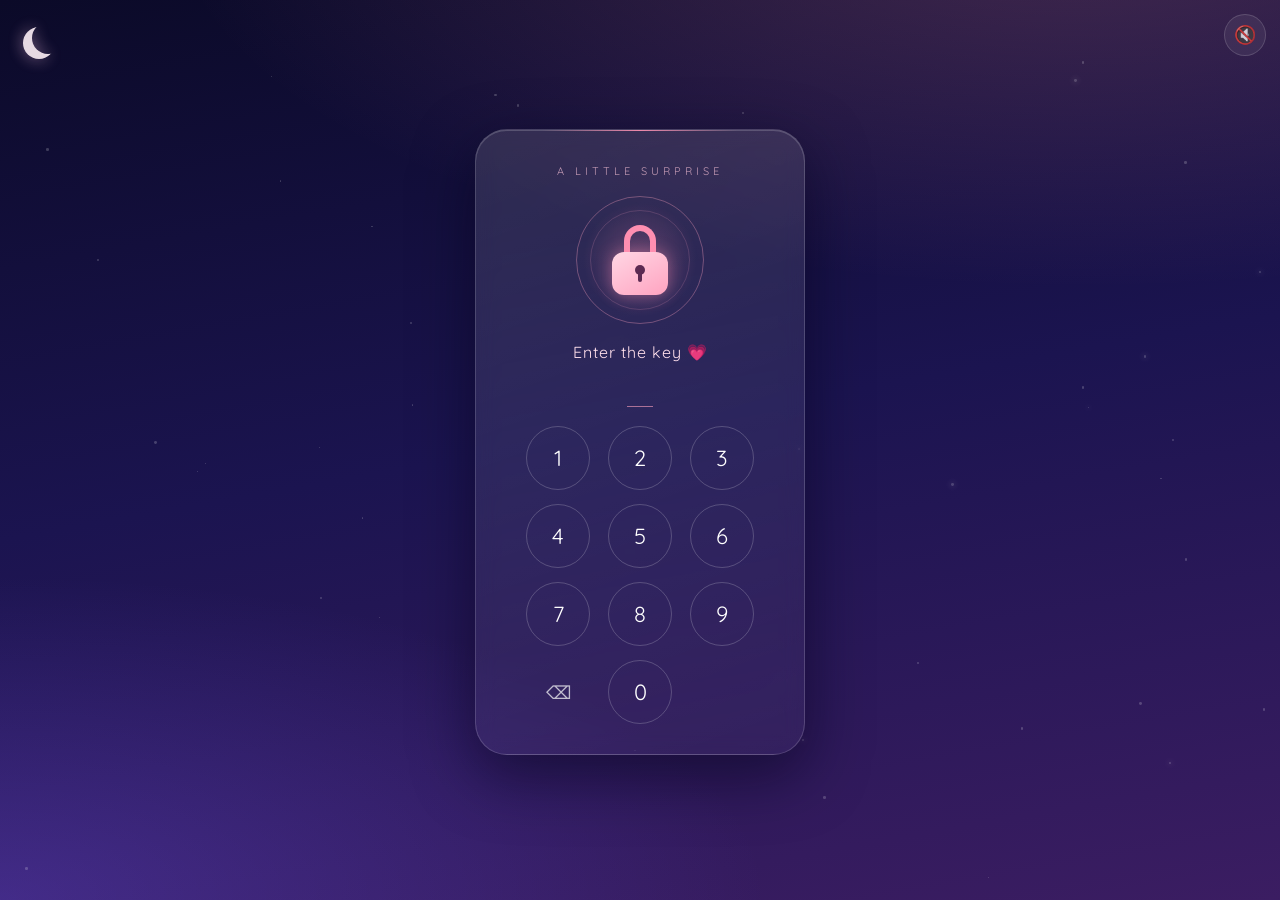
<file: index.bak6.html>
<!DOCTYPE html>
<html lang="en">
<head>
<meta charset="UTF-8">
<meta name="viewport" content="width=device-width,initial-scale=1,viewport-fit=cover">
<title>For You 💗</title>
<link href="https://fonts.googleapis.com/css2?family=Dancing+Script:wght@600;700&family=Quicksand:wght@400;600&family=Patrick+Hand&display=swap" rel="stylesheet">
<style>
/* ✏️ CHANGE COLORS HERE */
:root{
  --bg1:#1a1245; --bg2:#3a1c63; --bg3:#0d0b2b;   /* night sky gradient */
  --pink:#ff8fb1;                                /* glow / accent */
  --glass:rgba(255,255,255,.08);
  --glass-border:rgba(255,255,255,.2);
  --paper:#fff6e6; --ink:#5a3a4a;                /* letter paper + ink */
}
*{box-sizing:border-box;margin:0;padding:0;-webkit-tap-highlight-color:transparent}
html,body{height:100%;overflow:hidden}
body{
  font-family:'Quicksand',system-ui,sans-serif;color:#fff;
  background:linear-gradient(160deg,var(--bg3),var(--bg1) 45%,var(--bg2));
}
h1,.script{font-family:'Dancing Script','Brush Script MT',cursive;font-weight:700}

/* ---------- background layers ---------- */
#stars,#hearts{position:fixed;inset:0;pointer-events:none;overflow:hidden}
#stars{z-index:0}#hearts{z-index:1}
.star{position:absolute;background:#fff;border-radius:50%;opacity:.2;
  animation:tw var(--d) ease-in-out infinite alternate}
@keyframes tw{to{opacity:1}}
.heart{position:absolute;bottom:-40px;color:var(--pink);opacity:0;
  text-shadow:0 0 8px var(--pink);animation:rise var(--t) linear forwards}
@keyframes rise{
  0%{opacity:0;transform:translate3d(0,0,0)}
  10%{opacity:.8}
  90%{opacity:.6}
  100%{opacity:0;transform:translate3d(var(--x),-115vh,0)}
}

/* ---------- pages + transitions ---------- */
.page{
  position:fixed;inset:0;z-index:2;display:flex;flex-direction:column;
  align-items:center;justify-content:center;gap:22px;padding:24px;
  padding-top:max(24px,env(safe-area-inset-top));
  opacity:0;visibility:hidden;transform:translateY(24px);
  transition:opacity .7s ease,transform .7s ease,visibility 0s linear .7s;
}
.page.active{
  opacity:1;visibility:visible;transform:none;
  transition:opacity .7s ease .15s,transform .7s ease .15s,visibility 0s;
}
.glass{
  background:var(--glass);border:1px solid var(--glass-border);
  backdrop-filter:blur(8px);-webkit-backdrop-filter:blur(8px);
  border-radius:24px;box-shadow:0 8px 30px rgba(0,0,0,.25);
}
.btn{
  font-family:'Quicksand',sans-serif;font-weight:600;font-size:18px;color:#fff;
  padding:13px 30px;border-radius:999px;border:1px solid var(--glass-border);
  background:rgba(255,143,177,.25);box-shadow:0 0 18px rgba(255,143,177,.45);
  cursor:pointer;opacity:0;visibility:hidden;transform:translateY(10px);
  transition:opacity .8s,transform .8s,visibility 0s .8s;
}
.btn.show{opacity:1;visibility:visible;transform:none;transition:opacity .8s,transform .8s}
.btn:active{transform:scale(.95)}

/* ---------- PAGE 1: lock ---------- */
.hint{font-size:18px;letter-spacing:.5px;color:#ffd6e3}
.lock{position:relative;width:84px;height:104px;margin-top:6px}
.lock::before{content:"";position:absolute;inset:-45px;border-radius:50%;
  background:radial-gradient(circle,rgba(255,143,177,.38),transparent 65%);
  animation:glow 3s ease-in-out infinite alternate}
@keyframes glow{from{opacity:.45}to{opacity:1}}
.shackle{
  position:absolute;left:50%;top:0;width:48px;height:46px;margin-left:-24px;
  border:8px solid var(--pink);border-bottom:0;border-radius:30px 30px 0 0;
  transform-origin:100% 100%;transition:transform .55s cubic-bezier(.3,1.6,.5,1);
}
.lockbody{
  position:absolute;bottom:0;left:0;width:84px;height:64px;border-radius:16px;
  background:linear-gradient(145deg,#ffc2d6,var(--pink));
  box-shadow:0 0 22px rgba(255,143,177,.7);
}
.keyhole{position:absolute;left:50%;top:20px;width:14px;height:14px;margin-left:-7px;
  border-radius:50%;background:#5b2a52}
.keyhole::after{content:"";position:absolute;left:5px;top:10px;width:4px;height:14px;
  border-radius:2px;background:#5b2a52}
.lock.open .shackle{transform:translateY(-14px) rotate(22deg)}
.lock.shake{animation:shake .5s}
@keyframes shake{0%,100%{transform:translateX(0)}20%{transform:translateX(-12px)}
  40%{transform:translateX(12px)}60%{transform:translateX(-8px)}80%{transform:translateX(8px)}}
.burst{position:absolute;left:50%;top:60%;width:20px;height:20px;margin:-10px;border-radius:50%;
  background:radial-gradient(circle,#fff,var(--pink) 40%,transparent 70%);opacity:0;pointer-events:none}
.lock.open .burst{animation:burst .9s ease-out}
@keyframes burst{0%{opacity:.95;transform:scale(1)}100%{opacity:0;transform:scale(14)}}

.dots{display:flex;gap:14px;height:20px;align-items:center}
.dots span{width:14px;height:14px;border-radius:50%;border:2px solid var(--pink);transition:background .2s,border-color .2s}
.dots span.filled{background:var(--pink);box-shadow:0 0 10px var(--pink)}
.dots.bad span{border-color:#ff4d6d}
.dots.bad span.filled{background:#ff4d6d;box-shadow:0 0 10px #ff4d6d}

.keypad{display:grid;grid-template-columns:repeat(3,72px);gap:14px;padding:20px}
.key{
  width:72px;height:72px;border-radius:50%;font-size:26px;font-family:'Quicksand',sans-serif;font-weight:600;
  color:#fff;background:rgba(255,255,255,.1);border:1px solid var(--glass-border);cursor:pointer;
  transition:transform .1s,background .1s;
}
.key:active{transform:scale(.88);background:rgba(255,143,177,.4)}
.key.ghost{visibility:hidden}

.confetti{position:fixed;z-index:9;pointer-events:none;color:var(--pink);
  animation:burstH 1.3s ease-out forwards}
@keyframes burstH{
  0%{opacity:1;transform:translate(0,0) scale(1)}
  100%{opacity:0;transform:translate(var(--dx),var(--dy)) scale(.4)}
}

/* ---------- PAGE 1B: unlock message ---------- */
#unlock h1{
  font-size:clamp(34px,10.5vw,54px);line-height:1.5;text-align:center;color:#fff;
  text-shadow:0 0 18px var(--pink),0 0 40px rgba(255,143,177,.5);
  opacity:0;transform:translateY(16px);transition:opacity 2s ease .6s,transform 2s ease .6s;
}
#unlock.active h1{opacity:1;transform:none}

/* ---------- PAGE 2: letter ---------- */
.stage{display:grid;place-items:center;width:100%}
.stage>*{grid-area:1/1}
.envelope{position:relative;width:260px;height:170px;perspective:800px;
  transition:transform .8s ease,opacity .8s ease}
.envelope.gone{opacity:0;transform:translateY(70px);pointer-events:none}
.env-back{position:absolute;inset:0;border-radius:8px;background:#f2a7bf;box-shadow:0 10px 30px rgba(0,0,0,.35)}
.sheet{position:absolute;left:14px;right:14px;top:12px;bottom:10px;border-radius:4px;
  background:var(--paper);z-index:2;transition:transform .8s ease .5s}
.env-front{position:absolute;inset:0;border-radius:8px;background:#ff9fbd;z-index:3;
  clip-path:polygon(0 0,50% 58%,100% 0,100% 100%,0 100%)}
.flap{position:absolute;left:0;top:0;width:100%;height:62%;background:var(--pink);z-index:4;
  clip-path:polygon(0 0,100% 0,50% 100%);transform-origin:top;
  transition:transform .7s ease,z-index 0s .35s}
.seal{position:absolute;left:50%;top:40%;transform:translate(-50%,-50%);z-index:5;font-size:24px;transition:opacity .3s}
.envelope.open .flap{transform:rotateX(180deg);z-index:1}
.envelope.open .seal{opacity:0}
.envelope.open .sheet{transform:translateY(-70px)}

.paper{
  width:min(90vw,380px);max-height:66dvh;overflow-y:auto;padding:26px 22px;border-radius:6px;
  background:repeating-linear-gradient(transparent 0 31px,rgba(200,150,160,.25) 31px 32px),var(--paper);
  color:var(--ink);box-shadow:0 12px 40px rgba(0,0,0,.45);
  opacity:0;transform:translateY(90px);pointer-events:none;transition:opacity .9s ease,transform .9s ease;
}
.paper.show{opacity:1;transform:none;pointer-events:auto}
.paper h2{font-family:'Dancing Script',cursive;font-weight:700;font-size:32px;color:#c2456f;margin-bottom:12px}
.paper p{font-family:'Patrick Hand','Quicksand',sans-serif;font-size:21px;line-height:32px;
  opacity:0;transform:translateY(8px);transition:opacity 1s ease,transform 1s ease}
.paper p.in{opacity:1;transform:none}

/* ---------- placeholder next page ---------- */
.card{padding:34px 28px;text-align:center;max-width:340px}
.card h1{font-size:28px;margin-bottom:10px;text-shadow:0 0 14px var(--pink)}

/* ---------- music button ---------- */
.music{
  position:fixed;z-index:10;top:max(14px,env(safe-area-inset-top));right:14px;
  width:42px;height:42px;border-radius:50%;font-size:18px;color:#fff;cursor:pointer;
  background:var(--glass);border:1px solid var(--glass-border);opacity:.8;
}
</style>
<link rel="stylesheet" href="elegant.css">
<link href="https://fonts.googleapis.com/css2?family=Playfair+Display:ital,wght@1,500&display=swap" rel="stylesheet">
<link href="https://fonts.googleapis.com/css2?family=Cormorant+Garamond:ital,wght@1,600&display=swap" rel="stylesheet">
</head>
<body>

<div id="stars"></div>
<div id="hearts"></div>

<!-- 🎵 Music toggle (off by default). Set MUSIC_SRC in the script below -->
<button class="music" id="music" aria-label="Toggle music">🔇</button>

<!-- ================= PAGE 1: LOCK ================= -->
<section class="page active" id="lock-page">
  <div class="lock-card">
    <p class="eyebrow">a little surprise</p>
    <div class="lock-halo">
      <div class="lock" id="lock">
        <div class="shackle"></div>
        <div class="lockbody"><span class="keyhole"></span></div>
        <div class="burst"></div>
      </div>
    </div>
    <p class="hint">Enter the key 💗</p>
    <div class="dots" id="dots"></div>
    <div class="keypad" id="keypad"></div>
  </div>
</section>

<!-- ================= PAGE 1B: UNLOCK MESSAGE ================= -->
<section class="page" id="unlock">
  <div class="msg-card">
    <span class="msg-badge">♥</span>
    <p class="msg-eyebrow">for you</p>
    <h1>Advance happiest birthday sweety babyyyyyyyyyy i love you soo much bubduuuuuuyyyyyyuyu i love you the mostestest and you are the closest one for me my everything 🩷</h1>
    <div class="msg-line"></div>
  </div>
  <button class="btn" id="next1">Next 💌</button>
</section>

<!-- ================= PAGE 2: LETTER ================= -->
<section class="page" id="letter">
  <p class="letter-eyebrow">a letter for you</p>
  <div class="stage">
    <div class="envelope" id="envelope">
      <div class="env-back"></div>
      <div class="sheet"></div>
      <div class="env-front"></div>
      <div class="flap"></div>
      <div class="seal">💗</div>
    </div>
    <div class="paper" id="paper">
      <h2 id="dear"></h2>
      <div id="lines"></div>
    </div>
  </div>
  <button class="btn" id="next2">Next 🎁</button>
</section>

<!-- ================= PAGE 3: PLACEHOLDER (copy this block for new pages) ================= -->
<section class="page" id="gift">
  <div class="glass card">
    <h1 class="script">Next surprise 🎁</h1>
    <p>Coming soon...</p>
  </div>
</section>

<script>
/* ✏️ CHANGE THESE */
const PASSCODE = "9";                 // 🔑 the key (digits only; any length works)
const HER_NAME = "chinthana";         // 💌 her name in "Dear ___,"
const MUSIC_SRC = "";                 // 🎵 e.g. "song.mp3" (put the file in this folder)
const LETTER_TEXT = `Letter content will be added here.`;
// ↑ 💌 LETTER TEXT: replace between the backticks. Each new line = one fading line.
//    Example:
//    i love youu
//    (new line here for a new paragraph)

/* ---------- page switching: showPage('id') ---------- */
const hooks = { unlock: startUnlock, letter: startLetter };
function showPage(id){
  document.querySelectorAll('.page').forEach(p => p.classList.toggle('active', p.id === id));
  setHeartRate(id === 'unlock' ? 250 : 900);
  if (hooks[id]) hooks[id]();
}
// To add a page: add <section class="page" id="photos">…</section>
// then call showPage('photos') from a button. Optional start code: hooks.photos = fn;

/* ---------- twinkling stars ---------- */
(function(){
  const box = document.getElementById('stars');
  for (let i = 0; i < 45; i++){
    const s = document.createElement('div'), z = 1 + Math.random() * 2;
    s.className = 'star';
    s.style.cssText = `left:${Math.random()*100}%;top:${Math.random()*100}%;width:${z}px;height:${z}px;` +
      `--d:${2 + Math.random()*3}s;animation-delay:-${Math.random()*4}s`;
    box.appendChild(s);
  }
})();

/* ---------- floating hearts ---------- */
const heartBox = document.getElementById('hearts');
function spawnHeart(){
  if (document.hidden || heartBox.children.length > 25) return;
  const h = document.createElement('span');
  h.className = 'heart'; h.textContent = '♥';
  h.style.cssText = `left:${Math.random()*100}%;font-size:${10 + Math.random()*16}px;` +
    `--t:${6 + Math.random()*5}s;--x:${(Math.random()-.5)*60}px`;
  h.addEventListener('animationend', () => h.remove());
  heartBox.appendChild(h);
}
let heartTimer;
function setHeartRate(ms){ clearInterval(heartTimer); heartTimer = setInterval(spawnHeart, ms); }
setHeartRate(900);

/* ---------- keypad + lock logic ---------- */
const lock = document.getElementById('lock');
const dotsEl = document.getElementById('dots');
const keypad = document.getElementById('keypad');
let entered = '', busy = false;

for (let i = 0; i < PASSCODE.length; i++) dotsEl.appendChild(document.createElement('span'));
['1','2','3','4','5','6','7','8','9','del','0','x'].forEach(k => {
  const b = document.createElement('button');
  b.className = 'key' + (k === 'x' ? ' ghost' : '');
  b.textContent = k === 'del' ? '⌫' : (k === 'x' ? '' : k);
  b.dataset.k = k;
  keypad.appendChild(b);
});
keypad.addEventListener('click', e => {
  const k = e.target.dataset && e.target.dataset.k;
  if (k && k !== 'x') press(k);
});
function renderDots(){
  [...dotsEl.children].forEach((d, i) => d.classList.toggle('filled', i < entered.length));
}
function press(k){
  if (busy) return;
  if (navigator.vibrate) navigator.vibrate(10);
  if (k === 'del') entered = entered.slice(0, -1);
  else if (entered.length < PASSCODE.length) entered += k;
  renderDots();
  if (entered.length === PASSCODE.length) check();
}
function check(){
  busy = true;
  if (entered === PASSCODE){
    lock.classList.add('open');
    heartConfetti();
    setTimeout(() => showPage('unlock'), 1900);
  } else {
    lock.classList.add('shake');
    dotsEl.classList.add('bad');
    setTimeout(() => {
      lock.classList.remove('shake'); dotsEl.classList.remove('bad');
      entered = ''; renderDots(); busy = false;
    }, 700);
  }
}
function heartConfetti(){
  const r = lock.getBoundingClientRect();
  const cx = r.left + r.width/2, cy = r.top + r.height/2;
  for (let i = 0; i < 22; i++){
    const h = document.createElement('span');
    const a = Math.random() * Math.PI * 2, d = 70 + Math.random() * 130;
    h.className = 'confetti'; h.textContent = Math.random() > .5 ? '♥' : '💗';
    h.style.cssText = `left:${cx}px;top:${cy}px;font-size:${12 + Math.random()*14}px;` +
      `--dx:${Math.cos(a)*d}px;--dy:${Math.sin(a)*d - 30}px`;
    h.addEventListener('animationend', () => h.remove());
    document.body.appendChild(h);
  }
}

/* ---------- page 1B: unlock message ---------- */
function startUnlock(){
  const b = document.getElementById('next1');
  b.classList.remove('show');
  setTimeout(() => b.classList.add('show'), 0);   // button appears after ~3s
}
document.getElementById('next1').onclick = () => showPage('letter');

/* ---------- page 2: letter ---------- */
let letterStarted = false;
function startLetter(){
  if (letterStarted) return;
  letterStarted = true;
  const env = document.getElementById('envelope'), paper = document.getElementById('paper');
  document.getElementById('dear').textContent = `Dear ${HER_NAME},`;
  const box = document.getElementById('lines');
  const lines = LETTER_TEXT.split('\n').map(s => s.trim()).filter(Boolean);
  lines.forEach(t => { const p = document.createElement('p'); p.textContent = t; box.appendChild(p); });

  setTimeout(() => env.classList.add('open'), 900);          // flap opens
  setTimeout(() => env.classList.add('gone'), 2300);         // envelope drops away
  setTimeout(() => paper.classList.add('show'), 2500);       // paper slides up
  [...box.children].forEach((p, i) => setTimeout(() => p.classList.add('in'), 3400 + i * 1200));
  setTimeout(() => document.getElementById('next2').classList.add('show'), 3400 + lines.length * 1200 + 600);
}
document.getElementById('next2').onclick = () => showPage('gift');

/* ---------- music toggle (off by default) ---------- */
const musicBtn = document.getElementById('music');
let audio = null, musicOn = false;
musicBtn.onclick = () => {
  musicOn = !musicOn;
  musicBtn.textContent = musicOn ? '🎵' : '🔇';
  if (!MUSIC_SRC) return;                                    // placeholder until you set MUSIC_SRC
  if (!audio){ audio = new Audio(MUSIC_SRC); audio.loop = true; audio.volume = .5; }
  musicOn ? audio.play().catch(() => {}) : audio.pause();
};
</script>
<script src="fx.js"></script>
<script src="scroll.js"></script>
</body>
</html>
</file>
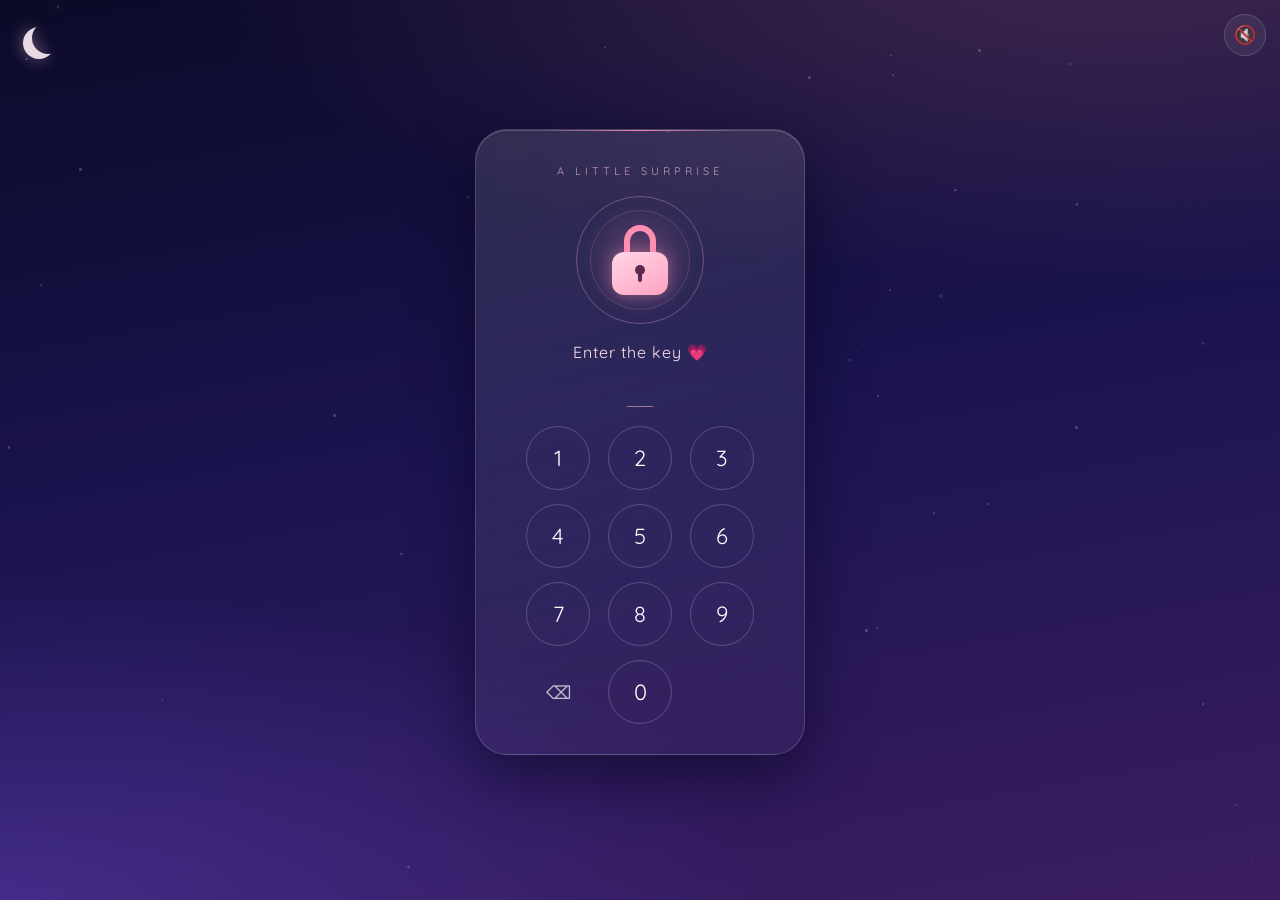
<file: index.bak7.html>
<!DOCTYPE html>
<html lang="en">
<head>
<meta charset="UTF-8">
<meta name="viewport" content="width=device-width,initial-scale=1,viewport-fit=cover">
<title>For You 💗</title>
<link href="https://fonts.googleapis.com/css2?family=Dancing+Script:wght@600;700&family=Quicksand:wght@400;600&family=Patrick+Hand&display=swap" rel="stylesheet">
<style>
/* ✏️ CHANGE COLORS HERE */
:root{
  --bg1:#1a1245; --bg2:#3a1c63; --bg3:#0d0b2b;   /* night sky gradient */
  --pink:#ff8fb1;                                /* glow / accent */
  --glass:rgba(255,255,255,.08);
  --glass-border:rgba(255,255,255,.2);
  --paper:#fff6e6; --ink:#5a3a4a;                /* letter paper + ink */
}
*{box-sizing:border-box;margin:0;padding:0;-webkit-tap-highlight-color:transparent}
html,body{height:100%;overflow:hidden}
body{
  font-family:'Quicksand',system-ui,sans-serif;color:#fff;
  background:linear-gradient(160deg,var(--bg3),var(--bg1) 45%,var(--bg2));
}
h1,.script{font-family:'Dancing Script','Brush Script MT',cursive;font-weight:700}

/* ---------- background layers ---------- */
#stars,#hearts{position:fixed;inset:0;pointer-events:none;overflow:hidden}
#stars{z-index:0}#hearts{z-index:1}
.star{position:absolute;background:#fff;border-radius:50%;opacity:.2;
  animation:tw var(--d) ease-in-out infinite alternate}
@keyframes tw{to{opacity:1}}
.heart{position:absolute;bottom:-40px;color:var(--pink);opacity:0;
  text-shadow:0 0 8px var(--pink);animation:rise var(--t) linear forwards}
@keyframes rise{
  0%{opacity:0;transform:translate3d(0,0,0)}
  10%{opacity:.8}
  90%{opacity:.6}
  100%{opacity:0;transform:translate3d(var(--x),-115vh,0)}
}

/* ---------- pages + transitions ---------- */
.page{
  position:fixed;inset:0;z-index:2;display:flex;flex-direction:column;
  align-items:center;justify-content:center;gap:22px;padding:24px;
  padding-top:max(24px,env(safe-area-inset-top));
  opacity:0;visibility:hidden;transform:translateY(24px);
  transition:opacity .7s ease,transform .7s ease,visibility 0s linear .7s;
}
.page.active{
  opacity:1;visibility:visible;transform:none;
  transition:opacity .7s ease .15s,transform .7s ease .15s,visibility 0s;
}
.glass{
  background:var(--glass);border:1px solid var(--glass-border);
  backdrop-filter:blur(8px);-webkit-backdrop-filter:blur(8px);
  border-radius:24px;box-shadow:0 8px 30px rgba(0,0,0,.25);
}
.btn{
  font-family:'Quicksand',sans-serif;font-weight:600;font-size:18px;color:#fff;
  padding:13px 30px;border-radius:999px;border:1px solid var(--glass-border);
  background:rgba(255,143,177,.25);box-shadow:0 0 18px rgba(255,143,177,.45);
  cursor:pointer;opacity:0;visibility:hidden;transform:translateY(10px);
  transition:opacity .8s,transform .8s,visibility 0s .8s;
}
.btn.show{opacity:1;visibility:visible;transform:none;transition:opacity .8s,transform .8s}
.btn:active{transform:scale(.95)}

/* ---------- PAGE 1: lock ---------- */
.hint{font-size:18px;letter-spacing:.5px;color:#ffd6e3}
.lock{position:relative;width:84px;height:104px;margin-top:6px}
.lock::before{content:"";position:absolute;inset:-45px;border-radius:50%;
  background:radial-gradient(circle,rgba(255,143,177,.38),transparent 65%);
  animation:glow 3s ease-in-out infinite alternate}
@keyframes glow{from{opacity:.45}to{opacity:1}}
.shackle{
  position:absolute;left:50%;top:0;width:48px;height:46px;margin-left:-24px;
  border:8px solid var(--pink);border-bottom:0;border-radius:30px 30px 0 0;
  transform-origin:100% 100%;transition:transform .55s cubic-bezier(.3,1.6,.5,1);
}
.lockbody{
  position:absolute;bottom:0;left:0;width:84px;height:64px;border-radius:16px;
  background:linear-gradient(145deg,#ffc2d6,var(--pink));
  box-shadow:0 0 22px rgba(255,143,177,.7);
}
.keyhole{position:absolute;left:50%;top:20px;width:14px;height:14px;margin-left:-7px;
  border-radius:50%;background:#5b2a52}
.keyhole::after{content:"";position:absolute;left:5px;top:10px;width:4px;height:14px;
  border-radius:2px;background:#5b2a52}
.lock.open .shackle{transform:translateY(-14px) rotate(22deg)}
.lock.shake{animation:shake .5s}
@keyframes shake{0%,100%{transform:translateX(0)}20%{transform:translateX(-12px)}
  40%{transform:translateX(12px)}60%{transform:translateX(-8px)}80%{transform:translateX(8px)}}
.burst{position:absolute;left:50%;top:60%;width:20px;height:20px;margin:-10px;border-radius:50%;
  background:radial-gradient(circle,#fff,var(--pink) 40%,transparent 70%);opacity:0;pointer-events:none}
.lock.open .burst{animation:burst .9s ease-out}
@keyframes burst{0%{opacity:.95;transform:scale(1)}100%{opacity:0;transform:scale(14)}}

.dots{display:flex;gap:14px;height:20px;align-items:center}
.dots span{width:14px;height:14px;border-radius:50%;border:2px solid var(--pink);transition:background .2s,border-color .2s}
.dots span.filled{background:var(--pink);box-shadow:0 0 10px var(--pink)}
.dots.bad span{border-color:#ff4d6d}
.dots.bad span.filled{background:#ff4d6d;box-shadow:0 0 10px #ff4d6d}

.keypad{display:grid;grid-template-columns:repeat(3,72px);gap:14px;padding:20px}
.key{
  width:72px;height:72px;border-radius:50%;font-size:26px;font-family:'Quicksand',sans-serif;font-weight:600;
  color:#fff;background:rgba(255,255,255,.1);border:1px solid var(--glass-border);cursor:pointer;
  transition:transform .1s,background .1s;
}
.key:active{transform:scale(.88);background:rgba(255,143,177,.4)}
.key.ghost{visibility:hidden}

.confetti{position:fixed;z-index:9;pointer-events:none;color:var(--pink);
  animation:burstH 1.3s ease-out forwards}
@keyframes burstH{
  0%{opacity:1;transform:translate(0,0) scale(1)}
  100%{opacity:0;transform:translate(var(--dx),var(--dy)) scale(.4)}
}

/* ---------- PAGE 1B: unlock message ---------- */
#unlock h1{
  font-size:clamp(34px,10.5vw,54px);line-height:1.5;text-align:center;color:#fff;
  text-shadow:0 0 18px var(--pink),0 0 40px rgba(255,143,177,.5);
  opacity:0;transform:translateY(16px);transition:opacity 2s ease .6s,transform 2s ease .6s;
}
#unlock.active h1{opacity:1;transform:none}

/* ---------- PAGE 2: letter ---------- */
.stage{display:grid;place-items:center;width:100%}
.stage>*{grid-area:1/1}
.envelope{position:relative;width:260px;height:170px;perspective:800px;
  transition:transform .8s ease,opacity .8s ease}
.envelope.gone{opacity:0;transform:translateY(70px);pointer-events:none}
.env-back{position:absolute;inset:0;border-radius:8px;background:#f2a7bf;box-shadow:0 10px 30px rgba(0,0,0,.35)}
.sheet{position:absolute;left:14px;right:14px;top:12px;bottom:10px;border-radius:4px;
  background:var(--paper);z-index:2;transition:transform .8s ease .5s}
.env-front{position:absolute;inset:0;border-radius:8px;background:#ff9fbd;z-index:3;
  clip-path:polygon(0 0,50% 58%,100% 0,100% 100%,0 100%)}
.flap{position:absolute;left:0;top:0;width:100%;height:62%;background:var(--pink);z-index:4;
  clip-path:polygon(0 0,100% 0,50% 100%);transform-origin:top;
  transition:transform .7s ease,z-index 0s .35s}
.seal{position:absolute;left:50%;top:40%;transform:translate(-50%,-50%);z-index:5;font-size:24px;transition:opacity .3s}
.envelope.open .flap{transform:rotateX(180deg);z-index:1}
.envelope.open .seal{opacity:0}
.envelope.open .sheet{transform:translateY(-70px)}

.paper{
  width:min(90vw,380px);max-height:66dvh;overflow-y:auto;padding:26px 22px;border-radius:6px;
  background:repeating-linear-gradient(transparent 0 31px,rgba(200,150,160,.25) 31px 32px),var(--paper);
  color:var(--ink);box-shadow:0 12px 40px rgba(0,0,0,.45);
  opacity:0;transform:translateY(90px);pointer-events:none;transition:opacity .9s ease,transform .9s ease;
}
.paper.show{opacity:1;transform:none;pointer-events:auto}
.paper h2{font-family:'Dancing Script',cursive;font-weight:700;font-size:32px;color:#c2456f;margin-bottom:12px}
.paper p{font-family:'Patrick Hand','Quicksand',sans-serif;font-size:21px;line-height:32px;
  opacity:0;transform:translateY(8px);transition:opacity 1s ease,transform 1s ease}
.paper p.in{opacity:1;transform:none}

/* ---------- placeholder next page ---------- */
.card{padding:34px 28px;text-align:center;max-width:340px}
.card h1{font-size:28px;margin-bottom:10px;text-shadow:0 0 14px var(--pink)}

/* ---------- music button ---------- */
.music{
  position:fixed;z-index:10;top:max(14px,env(safe-area-inset-top));right:14px;
  width:42px;height:42px;border-radius:50%;font-size:18px;color:#fff;cursor:pointer;
  background:var(--glass);border:1px solid var(--glass-border);opacity:.8;
}
</style>
<link rel="stylesheet" href="elegant.css">
<link href="https://fonts.googleapis.com/css2?family=Playfair+Display:ital,wght@1,500&display=swap" rel="stylesheet">
<link href="https://fonts.googleapis.com/css2?family=Cormorant+Garamond:ital,wght@1,600&display=swap" rel="stylesheet">
</head>
<body>

<div id="stars"></div>
<div id="hearts"></div>

<!-- 🎵 Music toggle (off by default). Set MUSIC_SRC in the script below -->
<button class="music" id="music" aria-label="Toggle music">🔇</button>

<!-- ================= PAGE 1: LOCK ================= -->
<section class="page active" id="lock-page">
  <div class="lock-card">
    <p class="eyebrow">a little surprise</p>
    <div class="lock-halo">
      <div class="lock" id="lock">
        <div class="shackle"></div>
        <div class="lockbody"><span class="keyhole"></span></div>
        <div class="burst"></div>
      </div>
    </div>
    <p class="hint">Enter the key 💗</p>
    <div class="dots" id="dots"></div>
    <div class="keypad" id="keypad"></div>
  </div>
</section>

<!-- ================= PAGE 1B: UNLOCK MESSAGE ================= -->
<section class="page" id="unlock">
  <div class="msg-card">
    <span class="msg-badge">♥</span>
    <p class="msg-eyebrow">for you</p>
    <h1>Advance happiest birthday sweety babyyyyyyyyyy i love you soo much bubduuuuuuyyyyyyuyu i love you the mostestest and you are the closest one for me my everything 🩷</h1>
    <div class="msg-line"></div>
  </div>
  <button class="btn" id="next1">Next 💌</button>
</section>

<!-- ================= PAGE 2: LETTER ================= -->
<section class="page" id="letter">
  <p class="letter-eyebrow">a letter for you</p>
  <div class="stage">
    <div class="envelope" id="envelope">
      <div class="env-back"></div>
      <div class="sheet"></div>
      <div class="env-front"></div>
      <div class="flap"></div>
      <div class="seal">💗</div>
    </div>
    <div class="paper" id="paper">
      <h2 id="dear"></h2>
      <div id="lines"></div>
    </div>
  </div>
  <button class="btn" id="next2">Next 🎁</button>
</section>

<!-- ================= PAGE 3: PLACEHOLDER (copy this block for new pages) ================= -->
<section class="page" id="gift">
  <div class="glass card">
    <h1 class="script">Next surprise 🎁</h1>
    <p>Coming soon...</p>
  </div>
</section>

<script>
/* ✏️ CHANGE THESE */
const PASSCODE = "9";                 // 🔑 the key (digits only; any length works)
const HER_NAME = "chinthana";         // 💌 her name in "Dear ___,"
const MUSIC_SRC = "";                 // 🎵 e.g. "song.mp3" (put the file in this folder)
const LETTER_TEXT = `Hey bubuuuu.

You know what you are the most beautiful decision i have ever made you are my home my peace my love my wifee my happiness.....
I love you soo much bubduuuuuu ❤️ 

Forever yours 💗`;
// ↑ 💌 LETTER TEXT: replace between the backticks. Each new line = one fading line.
//    Example:
//    i love youu
//    (new line here for a new paragraph)

/* ---------- page switching: showPage('id') ---------- */
const hooks = { unlock: startUnlock, letter: startLetter };
function showPage(id){
  document.querySelectorAll('.page').forEach(p => p.classList.toggle('active', p.id === id));
  setHeartRate(id === 'unlock' ? 250 : 900);
  if (hooks[id]) hooks[id]();
}
// To add a page: add <section class="page" id="photos">…</section>
// then call showPage('photos') from a button. Optional start code: hooks.photos = fn;

/* ---------- twinkling stars ---------- */
(function(){
  const box = document.getElementById('stars');
  for (let i = 0; i < 45; i++){
    const s = document.createElement('div'), z = 1 + Math.random() * 2;
    s.className = 'star';
    s.style.cssText = `left:${Math.random()*100}%;top:${Math.random()*100}%;width:${z}px;height:${z}px;` +
      `--d:${2 + Math.random()*3}s;animation-delay:-${Math.random()*4}s`;
    box.appendChild(s);
  }
})();

/* ---------- floating hearts ---------- */
const heartBox = document.getElementById('hearts');
function spawnHeart(){
  if (document.hidden || heartBox.children.length > 25) return;
  const h = document.createElement('span');
  h.className = 'heart'; h.textContent = '♥';
  h.style.cssText = `left:${Math.random()*100}%;font-size:${10 + Math.random()*16}px;` +
    `--t:${6 + Math.random()*5}s;--x:${(Math.random()-.5)*60}px`;
  h.addEventListener('animationend', () => h.remove());
  heartBox.appendChild(h);
}
let heartTimer;
function setHeartRate(ms){ clearInterval(heartTimer); heartTimer = setInterval(spawnHeart, ms); }
setHeartRate(900);

/* ---------- keypad + lock logic ---------- */
const lock = document.getElementById('lock');
const dotsEl = document.getElementById('dots');
const keypad = document.getElementById('keypad');
let entered = '', busy = false;

for (let i = 0; i < PASSCODE.length; i++) dotsEl.appendChild(document.createElement('span'));
['1','2','3','4','5','6','7','8','9','del','0','x'].forEach(k => {
  const b = document.createElement('button');
  b.className = 'key' + (k === 'x' ? ' ghost' : '');
  b.textContent = k === 'del' ? '⌫' : (k === 'x' ? '' : k);
  b.dataset.k = k;
  keypad.appendChild(b);
});
keypad.addEventListener('click', e => {
  const k = e.target.dataset && e.target.dataset.k;
  if (k && k !== 'x') press(k);
});
function renderDots(){
  [...dotsEl.children].forEach((d, i) => d.classList.toggle('filled', i < entered.length));
}
function press(k){
  if (busy) return;
  if (navigator.vibrate) navigator.vibrate(10);
  if (k === 'del') entered = entered.slice(0, -1);
  else if (entered.length < PASSCODE.length) entered += k;
  renderDots();
  if (entered.length === PASSCODE.length) check();
}
function check(){
  busy = true;
  if (entered === PASSCODE){
    lock.classList.add('open');
    heartConfetti();
    setTimeout(() => showPage('unlock'), 1900);
  } else {
    lock.classList.add('shake');
    dotsEl.classList.add('bad');
    setTimeout(() => {
      lock.classList.remove('shake'); dotsEl.classList.remove('bad');
      entered = ''; renderDots(); busy = false;
    }, 700);
  }
}
function heartConfetti(){
  const r = lock.getBoundingClientRect();
  const cx = r.left + r.width/2, cy = r.top + r.height/2;
  for (let i = 0; i < 22; i++){
    const h = document.createElement('span');
    const a = Math.random() * Math.PI * 2, d = 70 + Math.random() * 130;
    h.className = 'confetti'; h.textContent = Math.random() > .5 ? '♥' : '💗';
    h.style.cssText = `left:${cx}px;top:${cy}px;font-size:${12 + Math.random()*14}px;` +
      `--dx:${Math.cos(a)*d}px;--dy:${Math.sin(a)*d - 30}px`;
    h.addEventListener('animationend', () => h.remove());
    document.body.appendChild(h);
  }
}

/* ---------- page 1B: unlock message ---------- */
function startUnlock(){
  const b = document.getElementById('next1');
  b.classList.remove('show');
  setTimeout(() => b.classList.add('show'), 0);   // button appears after ~3s
}
document.getElementById('next1').onclick = () => showPage('letter');

/* ---------- page 2: letter ---------- */
let letterStarted = false;
function startLetter(){
  if (letterStarted) return;
  letterStarted = true;
  const env = document.getElementById('envelope'), paper = document.getElementById('paper');
  document.getElementById('dear').textContent = `Dear ${HER_NAME},`;
  const box = document.getElementById('lines');
  const lines = LETTER_TEXT.split('\n').map(s => s.trim()).filter(Boolean);
  lines.forEach(t => { const p = document.createElement('p'); p.textContent = t; box.appendChild(p); });

  setTimeout(() => env.classList.add('open'), 900);          // flap opens
  setTimeout(() => env.classList.add('gone'), 2300);         // envelope drops away
  setTimeout(() => paper.classList.add('show'), 2500);       // paper slides up
  [...box.children].forEach((p, i) => setTimeout(() => p.classList.add('in'), 3400 + i * 1200));
  setTimeout(() => document.getElementById('next2').classList.add('show'), 3400 + lines.length * 1200 + 600);
}
document.getElementById('next2').onclick = () => showPage('gift');

/* ---------- music toggle (off by default) ---------- */
const musicBtn = document.getElementById('music');
let audio = null, musicOn = false;
musicBtn.onclick = () => {
  musicOn = !musicOn;
  musicBtn.textContent = musicOn ? '🎵' : '🔇';
  if (!MUSIC_SRC) return;                                    // placeholder until you set MUSIC_SRC
  if (!audio){ audio = new Audio(MUSIC_SRC); audio.loop = true; audio.volume = .5; }
  musicOn ? audio.play().catch(() => {}) : audio.pause();
};
</script>
<script src="fx.js"></script>
<script src="scroll.js"></script>
</body>
</html>
</file>
<file: elegant.css>
/* elegant.css: polish layer, loaded after index.html's own styles */

/* richer night sky: soft rose + violet glows */
body{
  background:
    radial-gradient(120% 70% at 85% -10%,rgba(255,143,177,.22),transparent 60%),
    radial-gradient(100% 60% at 0% 100%,rgba(120,90,255,.28),transparent 60%),
    linear-gradient(170deg,#0b0a28,#1b1450 48%,#3b1d62);
  background-attachment:fixed;
}
::selection{background:rgba(255,143,177,.4)}

/* crescent moon, top-left */
body::after{
  content:"";position:fixed;top:max(22px,env(safe-area-inset-top));left:32px;
  width:32px;height:32px;border-radius:50%;box-shadow:-9px 5px 0 0 #fff1f8;
  filter:drop-shadow(0 0 8px rgba(255,200,230,.55));
  z-index:1;pointer-events:none;opacity:.9;
}

/* glowing bigger stars + an occasional shooting star */
.star:nth-child(5n){box-shadow:0 0 6px 1px rgba(255,255,255,.7)}
#stars::after{
  content:"";position:absolute;top:14%;left:78%;width:90px;height:1.5px;
  background:linear-gradient(90deg,#fff,transparent);opacity:0;
  animation:shoot 9s linear infinite 3s;
}
@keyframes shoot{
  0%{opacity:0;transform:rotate(-25deg) translateX(0)}
  2%{opacity:1}
  7%{opacity:0;transform:rotate(-25deg) translateX(-280px)}
  100%{opacity:0;transform:rotate(-25deg) translateX(-280px)}
}

/* softer, smoother page transitions */
.page{transform:translateY(18px) scale(.985)}

/* refined frosted glass */
.glass{
  border:1px solid rgba(255,255,255,.16);
  box-shadow:0 10px 40px rgba(8,4,30,.5),inset 0 1px 0 rgba(255,255,255,.2);
}

/* lock screen */
.hint{letter-spacing:1.5px;color:#ffe0ec;text-shadow:0 0 14px rgba(255,143,177,.6)}
.hint::before,.hint::after{content:"✦";font-size:10px;color:var(--pink);margin:0 12px;vertical-align:middle;opacity:.85}
.lockbody{background:linear-gradient(145deg,#ffd9e6,#ff9dbb 60%,#f27ca1)}
.dots{gap:16px}
.dots span{width:12px;height:12px}
.keypad{grid-template-columns:repeat(3,70px);gap:16px;padding:22px 24px;border-radius:30px}
.key{
  width:70px;height:70px;font-size:24px;font-weight:500;
  background:rgba(255,255,255,.06);border:1px solid rgba(255,255,255,.22);
  box-shadow:inset 0 1px 0 rgba(255,255,255,.18);
}

/* unlock message: ornaments above and below */
#unlock h1::before{
  content:"✦  ✦  ✦";display:block;font-size:13px;letter-spacing:8px;
  color:var(--pink);margin-bottom:16px;text-shadow:0 0 10px var(--pink);
}
#unlock h1::after{
  content:"";display:block;width:80px;height:1px;margin:20px auto 0;
  background:linear-gradient(90deg,transparent,var(--pink),transparent);
}

/* buttons */
.btn{
  background:linear-gradient(135deg,rgba(255,143,177,.4),rgba(190,110,255,.25));
  border:1px solid rgba(255,255,255,.3);letter-spacing:.5px;
  box-shadow:0 6px 24px rgba(255,143,177,.35),inset 0 1px 0 rgba(255,255,255,.25);
}

/* envelope with a wax seal */
.env-back{background:#e98fae}
.env-front{background:linear-gradient(160deg,#ffb3cc,#ff94b6)}
.flap{background:linear-gradient(180deg,#ff9fbf,#ff86ab)}
.seal{
  width:34px;height:34px;border-radius:50%;display:grid;place-items:center;font-size:15px;
  background:radial-gradient(circle at 35% 30%,#ff7a9c,#c21d4e);
  box-shadow:0 3px 8px rgba(0,0,0,.35);
}

/* the letter paper */
.paper{
  background:
    repeating-linear-gradient(transparent 0 31px,rgba(190,140,150,.18) 31px 32px),
    linear-gradient(180deg,#fffaf0,#fff1de);
  border-radius:10px;padding:26px;
  box-shadow:0 18px 50px rgba(5,2,25,.55),inset 0 0 0 6px #fff7ea,inset 0 0 0 7px rgba(194,69,111,.25);
}
.paper h2{color:#b83a66;border-bottom:1px solid rgba(194,69,111,.2);padding-bottom:10px;margin-bottom:14px}
.paper::after{content:"♥";display:block;text-align:center;color:#d9648d;margin-top:14px;font-size:14px}
.paper::-webkit-scrollbar{width:0}

@media (prefers-reduced-motion:reduce){#stars::after{display:none}}


/* ===== NEW LOCK PAGE: one soft glass card ===== */
.lock-card{
  position:relative;width:min(86vw,330px);padding:34px 26px 30px;
  display:flex;flex-direction:column;align-items:center;gap:18px;
  border-radius:32px;
  background:linear-gradient(160deg,rgba(255,255,255,.12),rgba(255,255,255,.03));
  border:1px solid rgba(255,255,255,.16);
  backdrop-filter:blur(10px);-webkit-backdrop-filter:blur(10px);
  box-shadow:0 20px 60px rgba(6,3,28,.55),inset 0 1px 0 rgba(255,255,255,.18);
}
.lock-card::before{ /* thin glowing line on the top edge */
  content:"";position:absolute;top:0;left:20%;right:20%;height:1px;
  background:linear-gradient(90deg,transparent,rgba(255,143,177,.9),transparent);
}
.page.active .lock-card{animation:cardIn .9s ease both}
@keyframes cardIn{from{opacity:0;transform:translateY(14px)}to{opacity:1;transform:none}}

.eyebrow{font-size:11px;letter-spacing:4px;text-transform:uppercase;color:rgba(255,200,220,.7)}

/* padlock inside two thin rings */
.lock-halo{position:relative;width:128px;height:128px;display:grid;place-items:center}
.lock-halo::before{content:"";position:absolute;inset:0;border-radius:50%;border:1px solid rgba(255,163,192,.35)}
.lock-halo::after{content:"";position:absolute;inset:14px;border-radius:50%;border:1px solid rgba(255,163,192,.18)}
.lock{width:56px;height:70px;margin:0}
.lock::before{inset:-30px;background:radial-gradient(circle,rgba(255,143,177,.25),transparent 65%)}
.shackle{width:32px;height:31px;margin-left:-16px;border-width:6px;border-radius:20px 20px 0 0}
.lockbody{width:56px;height:43px;border-radius:12px;background:linear-gradient(150deg,#ffd6e4,#ffa3c0);box-shadow:0 0 16px rgba(255,143,177,.45)}
.keyhole{width:10px;height:10px;margin-left:-5px;top:13px}
.keyhole::after{left:3px;top:7px;width:4px;height:10px;border-radius:2px}
.lock.open .shackle{transform:translateY(-10px) rotate(22deg)}

.hint{font-size:16px;letter-spacing:1px;font-weight:400;color:#ffe0ec;text-shadow:none}
.hint::before,.hint::after{content:none}

/* dots become little slots that fill with a heart */
.dots{height:28px;gap:14px}
.dots span,.dots span.filled,.dots.bad span.filled{
  width:26px;height:26px;border:none;border-bottom:1.5px solid rgba(255,163,192,.6);
  border-radius:0;background:none;box-shadow:none;display:grid;place-items:center;
}
.dots span::after{content:"♥";font-size:14px;color:var(--pink);transform:scale(0);transition:transform .2s}
.dots span.filled::after{transform:scale(1)}
.dots.bad span{border-bottom-color:#ff4d6d}
.dots.bad span::after{color:#ff4d6d}

/* plain outlined round keys */
.keypad{
  grid-template-columns:repeat(3,64px);gap:14px 18px;padding:0;border-radius:0;
  background:none;border:none;box-shadow:none;backdrop-filter:none;-webkit-backdrop-filter:none;
}
.key{
  width:64px;height:64px;font-size:22px;font-weight:400;background:transparent;
  border:1px solid rgba(255,255,255,.2);box-shadow:none;
}
.key:active{background:rgba(255,143,177,.28);border-color:var(--pink)}
.key[data-k="del"]{border:none;font-size:18px;opacity:.7}

/* short phones */
@media (max-height:680px){
  .lock-card{padding:22px 22px 20px;gap:12px}
  .lock-halo{width:100px;height:100px}
  .keypad{grid-template-columns:repeat(3,54px);gap:10px 16px}
  .key{width:54px;height:54px;font-size:20px}
}

/* ===== NEW MESSAGE PAGE (after unlock) ===== */
#unlock{gap:34px}
#unlock h1::before,#unlock h1::after{content:none}

.msg-card{
  position:relative;width:min(88vw,360px);padding:50px 26px 34px;text-align:center;
  border-radius:32px;
  background:linear-gradient(160deg,rgba(255,255,255,.13),rgba(255,255,255,.03));
  border:1px solid rgba(255,255,255,.16);
  backdrop-filter:blur(10px);-webkit-backdrop-filter:blur(10px);
  box-shadow:0 20px 60px rgba(6,3,28,.55),inset 0 1px 0 rgba(255,255,255,.18);
}
/* soft pink glow breathing behind the card */
.msg-card::before{
  content:"";position:absolute;inset:-40px;z-index:-1;border-radius:50%;
  background:radial-gradient(circle,rgba(255,143,177,.28),transparent 68%);
  animation:msgGlow 4s ease-in-out infinite alternate;
}
@keyframes msgGlow{from{opacity:.5}to{opacity:1}}
.page.active .msg-card{animation:msgIn 1s ease both}
@keyframes msgIn{from{opacity:0;transform:translateY(18px) scale(.97)}to{opacity:1;transform:none}}

/* round heart badge sitting on the top edge */
.msg-badge{
  position:absolute;top:-22px;left:50%;margin-left:-22px;width:44px;height:44px;
  display:grid;place-items:center;border-radius:50%;font-size:20px;color:var(--pink);
  background:linear-gradient(160deg,#2b1a5c,#1a1245);
  border:1px solid rgba(255,163,192,.55);box-shadow:0 0 18px rgba(255,143,177,.55);
}
.msg-eyebrow{font-size:11px;letter-spacing:5px;text-transform:uppercase;color:rgba(255,200,220,.75);margin-bottom:16px}
#unlock h1{font-size:clamp(32px,10vw,44px);line-height:1.45;text-shadow:0 0 22px rgba(255,143,177,.55)}
.msg-line{
  width:90px;height:1px;margin:24px auto 0;position:relative;
  background:linear-gradient(90deg,transparent,var(--pink),transparent);
}
.msg-line::after{
  content:"♥";position:absolute;left:50%;top:50%;transform:translate(-50%,-50%);
  font-size:11px;color:var(--pink);padding:0 8px;background:#241657;
}

/* ===== MESSAGE TYPOGRAPHY ===== */
#unlock h1{
  font-family:'Playfair Display',Georgia,serif;font-style:italic;font-weight:500;
  font-size:clamp(27px,8.2vw,36px);line-height:1.55;letter-spacing:.3px;
  overflow-wrap:anywhere;text-shadow:0 0 20px rgba(255,143,177,.45);
}
.msg-eyebrow{font-weight:600;letter-spacing:6px;font-size:10px}

/* ===== MESSAGE PAGE: NEW TEXT STYLE + EFFECTS ===== */
#unlock.active h1,#unlock h1{opacity:1;transform:none;transition:none}
#unlock h1{
  font-family:'Cormorant Garamond',Georgia,serif;font-style:italic;font-weight:600;
  font-size:clamp(34px,10.5vw,46px);line-height:1.4;letter-spacing:.5px;
  text-shadow:none;filter:drop-shadow(0 0 12px rgba(255,143,177,.5));
}
#unlock h1 .w,#unlock h1 .e{
  display:inline-block;max-width:100%;overflow-wrap:anywhere;
  opacity:0;transform:translateY(14px) scale(.96);filter:blur(6px);
}
#unlock h1.go .w,#unlock h1.go .e{
  animation:wIn .9s cubic-bezier(.2,.7,.2,1) forwards;
  animation-delay:calc(var(--i) * .28s + .5s);
}
/* words: pink shimmer sweeping across the text */
#unlock h1 .w{
  background:linear-gradient(100deg,#fff 20%,#ffc2d6 38%,#fff 50%,#ff9dbb 62%,#fff 80%);
  background-size:250% 100%;
  -webkit-background-clip:text;background-clip:text;
  color:transparent;-webkit-text-fill-color:transparent;
}
#unlock h1.go .w{
  animation:wIn .9s cubic-bezier(.2,.7,.2,1) forwards,shimmer 6s linear infinite 3.5s;
  animation-delay:calc(var(--i) * .28s + .5s),3.5s;
}
/* emoji: heartbeat */
#unlock h1.go .e{
  animation:wIn .9s cubic-bezier(.2,.7,.2,1) forwards,beat 1.7s ease-in-out infinite 3s;
  animation-delay:calc(var(--i) * .28s + .5s),3s;
}
@keyframes wIn{to{opacity:1;transform:none;filter:blur(0)}}
@keyframes shimmer{from{background-position:200% 0}to{background-position:-100% 0}}
@keyframes beat{0%,100%{transform:scale(1)}15%{transform:scale(1.28)}30%{transform:scale(1)}45%{transform:scale(1.18)}}

/* sparkles */
.msg-card .sp{
  position:absolute;font-style:normal;color:#ffd6e6;pointer-events:none;opacity:0;
  text-shadow:0 0 8px var(--pink);animation:spk 2.6s ease-in-out infinite;
}
@keyframes spk{
  0%,100%{opacity:0;transform:scale(.4) rotate(0)}
  50%{opacity:1;transform:scale(1) rotate(45deg)}
}

/* divider draws itself once the words have landed */
.msg-line{transform:scaleX(0);transition:transform 1.2s ease}
.msg-card.done .msg-line{transform:scaleX(1)}
.msg-eyebrow{opacity:0;transition:opacity 1.2s ease .2s}
.page.active .msg-eyebrow{opacity:1}

@media (prefers-reduced-motion:reduce){.msg-card .sp{display:none}}

/* ===== ALL PAGES SCROLL UP/DOWN ===== */
.page{
  justify-content:flex-start;
  overflow-y:auto;overflow-x:hidden;
  -webkit-overflow-scrolling:touch;overscroll-behavior:contain;
  padding-top:max(28px,env(safe-area-inset-top));
  padding-bottom:max(44px,env(safe-area-inset-bottom));
  scrollbar-width:none;
}
.page::-webkit-scrollbar{display:none}
/* auto margins keep short pages centered and let tall ones scroll without clipping the top */
.page>:first-child{margin-top:auto}
.page>:last-child{margin-bottom:auto}

/* letter: let the whole page scroll instead of a tiny box inside it */
.stage{align-items:start}
.envelope{margin-top:8vh}
.paper{max-height:none;overflow:visible}

/* ===== MESSAGE PAGE: TEXT EFFECTS OFF (plain text, same font) ===== */
#unlock h1 .w,#unlock h1 .e,
#unlock h1.go .w,#unlock h1.go .e{
  animation:none !important;
  opacity:1;transform:none;filter:none;
  background:none;
  color:#fff;-webkit-text-fill-color:#fff;
}

/* ===== MESSAGE FONT: Dancing Script ===== */
#unlock h1{
  font-family:'Dancing Script',Georgia,serif;font-style:normal;font-weight:600;
  font-size:clamp(36px,11vw,50px);line-height:1.35;letter-spacing:.3px;
}

/* ===== LETTER PAGE (page 3): elegant stationery ===== */
.letter-eyebrow{
  font-size:11px;letter-spacing:5px;text-transform:uppercase;
  color:rgba(255,200,220,.75);margin-bottom:6px;
}
.envelope{margin-top:3vh}
.envelope::before{ /* soft glow behind the envelope */
  content:"";position:absolute;inset:-55px;z-index:-1;border-radius:50%;
  background:radial-gradient(circle,rgba(255,143,177,.25),transparent 68%);
}

/* the paper */
.paper{
  width:min(90vw,380px);padding:34px 28px 30px;border-radius:12px;
  background:
    radial-gradient(120% 60% at 50% 0%,rgba(255,255,255,.75),transparent 70%),
    linear-gradient(180deg,#fffaf1,#ffeede);
  box-shadow:
    0 22px 60px rgba(5,2,25,.55),
    0 0 70px rgba(255,143,177,.18),
    inset 0 0 0 6px #fff9ee,
    inset 0 0 0 7px rgba(194,69,111,.28);
}
.paper::before{
  content:"✦ ♥ ✦";display:block;text-align:center;color:#d9648d;
  font-size:12px;letter-spacing:8px;margin-bottom:16px;
}
.paper h2{
  font-family:'Dancing Script','Brush Script MT',cursive;font-weight:700;
  font-size:36px;color:#b83a66;border-bottom:none;padding-bottom:0;margin-bottom:18px;
}
.paper h2::after{
  content:"";display:block;width:64px;height:1px;margin-top:10px;
  background:linear-gradient(90deg,#d9648d,transparent);
}
.paper p{
  font-family:'Cormorant Garamond',Georgia,serif;font-style:italic;font-weight:600;
  font-size:23px;line-height:1.6;color:#5a3a4a;margin-bottom:14px;
}
.paper::after{
  content:"—  ♥  —";display:block;text-align:center;color:#d9648d;
  font-size:14px;letter-spacing:4px;margin-top:22px;
}
#next2{margin-top:6px}

/* ===== PAGE 4: GIFT REVEAL ===== */
#gift{gap:22px}
.giftbox{position:relative;width:150px;height:170px;margin-top:6vh;cursor:pointer}
.giftbox:not(.open){animation:bob 2.6s ease-in-out infinite alternate}
@keyframes bob{to{transform:translateY(-8px)}}
.giftbox::before{
  content:"";position:absolute;inset:-60px;z-index:-1;border-radius:50%;
  background:radial-gradient(circle,rgba(255,143,177,.3),transparent 65%);
  animation:glow 3s ease-in-out infinite alternate;
}
.gb-body{
  position:absolute;bottom:0;left:0;width:150px;height:110px;border-radius:10px;
  background:linear-gradient(150deg,#ffc4d8,#ff8fb1);box-shadow:0 0 30px rgba(255,143,177,.45);
}
.gb-body::before,.gb-lid::before{
  content:"";position:absolute;left:50%;top:0;bottom:0;width:22px;margin-left:-11px;
  background:linear-gradient(90deg,#fff3f7,#ffe0ea);
}
.gb-lid{
  position:absolute;left:-8px;bottom:104px;width:166px;height:44px;border-radius:10px;
  background:linear-gradient(150deg,#ffd0e0,#ff9dbb);transform-origin:left bottom;
  transition:transform .9s cubic-bezier(.3,1.4,.5,1),opacity .6s ease .5s;
}
.gb-lid::after{content:"🎀";position:absolute;left:50%;top:-26px;transform:translateX(-50%);font-size:34px}
.giftbox.open .gb-lid{transform:translate(-50px,-90px) rotate(-30deg);opacity:0}
.gb-light{
  position:absolute;left:50%;bottom:100px;width:10px;height:10px;margin:-5px;border-radius:50%;opacity:0;
  background:radial-gradient(circle,#fff,var(--pink) 40%,transparent 70%);
}
.giftbox.open .gb-light{animation:burst .9s ease-out .2s}

.gift-tap{
  font-size:12px;letter-spacing:5px;text-transform:uppercase;color:rgba(255,200,220,.8);
  transition:opacity .4s;animation:tapPulse 2s ease-in-out infinite alternate;
}
@keyframes tapPulse{from{opacity:.4}to{opacity:1}}

.gift-reveal{
  width:min(88vw,340px);padding:30px 24px;text-align:center;border-radius:28px;
  opacity:0;visibility:hidden;transform:translateY(16px);
  transition:opacity 1.2s ease,transform 1.2s ease,visibility 0s linear 1.2s;
}
.gift-reveal.show{opacity:1;visibility:visible;transform:none;transition:opacity 1.2s ease,transform 1.2s ease}
.gift-reveal h2{
  font-family:'Dancing Script','Brush Script MT',cursive;font-weight:700;font-size:32px;
  color:#fff;text-shadow:0 0 18px rgba(255,143,177,.6);margin-bottom:12px;
}
.gift-reveal p{
  font-family:'Cormorant Garamond',Georgia,serif;font-style:italic;font-weight:600;
  font-size:23px;line-height:1.5;color:#ffe9f1;
}
.giftbox{touch-action:manipulation;-webkit-tap-highlight-color:transparent}
#giftmsg{white-space:pre-line}

/* ===== PAGE 4: box centered, vanishes on tap, message opens in its place ===== */
#gift{justify-content:center}
#gift>*{margin-top:0;margin-bottom:0}
.giftbox{margin-top:0}

/* box disappears when tapped */
.giftbox.open{animation:boxGone .6s ease forwards;pointer-events:none}
@keyframes boxGone{
  0%{opacity:1;transform:scale(1)}
  100%{opacity:0;transform:scale(1.3)}
}

/* message sits in the exact center, on top of where the box was */
#gift>.gift-reveal{
  position:absolute;top:0;bottom:0;left:0;right:0;margin:auto;
  height:fit-content;z-index:3;
}

/* ===== PAGE 3: envelope centered, opens on tap ===== */
.stage{align-items:center}
.envelope{margin-top:0;cursor:pointer;touch-action:manipulation}
.envelope:not(.open):not(.gone){animation:bob 2.6s ease-in-out infinite alternate}
.paper{display:none}
.paper.present{display:block}

/* Next buttons: no delay */
.btn,.btn.show{transition:opacity .3s ease,transform .3s ease,visibility 0s}
</file>
